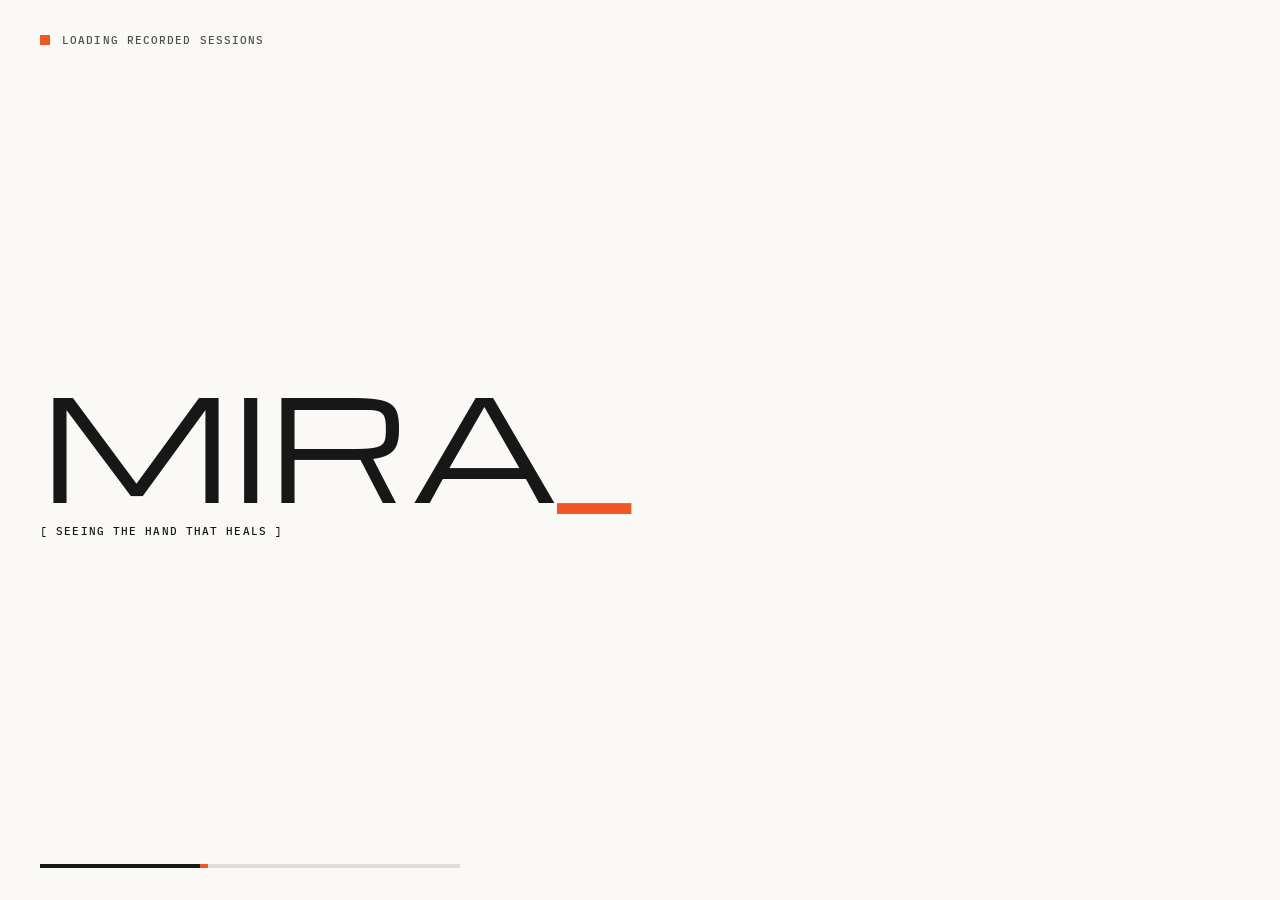
<file: index.html>
<!doctype html>
<html lang="en">
  <head>
    <meta charset="UTF-8" />
    <meta name="viewport" content="width=device-width, initial-scale=1.0, viewport-fit=cover" />
    <meta name="theme-color" content="#faf9f6" />
    <meta name="apple-mobile-web-app-capable" content="yes" />
    <meta name="mobile-web-app-capable" content="yes" />
    <title>Mira</title>
    <meta name="description" content="Mira: hand rehabilitation sessions in mixed reality and on the webcam, for patients and clinicians." />
    <script type="module" crossorigin src="./assets/dashboard-BDTr9sfp.js"></script>
    <link rel="modulepreload" crossorigin href="./assets/400-Bu-v2lrC.js">
    <link rel="modulepreload" crossorigin href="./assets/cues-CCJfTKC8.js">
    <link rel="modulepreload" crossorigin href="./assets/stage-BnRzeiop.js">
    <link rel="stylesheet" crossorigin href="./assets/400-Ce9LpqGh.css">
    <link rel="stylesheet" crossorigin href="./assets/dashboard-2DEEssDr.css">
  </head>
  <body>
    <div id="root"></div>
  </body>
</html>
</file>
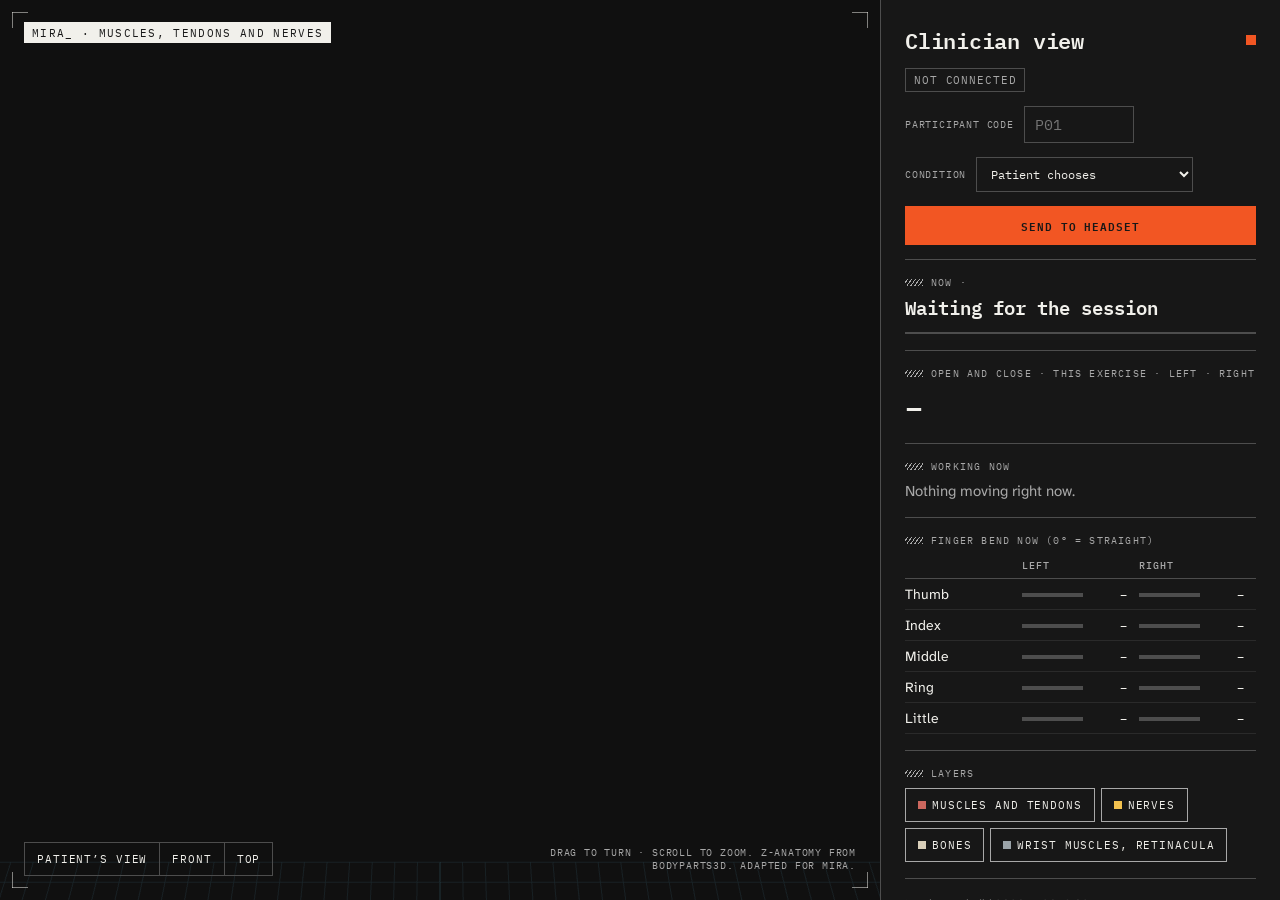
<file: vr/clinician.html>
<!doctype html>
<html lang="en">
<head>
<meta charset="utf-8" />
<meta name="viewport" content="width=device-width, initial-scale=1" />
<title>Mira · Clinician view</title>
<style>
  /* the thesis palette (10 Nov), dark mode: black, orange (identity), dark/light grey, cream text;
     green/red only for system state. Plex Mono for titles, labels and numbers, Atkinson text (22 Nov) */
  :root { --sig:#F25623; --bg:#171717; --panel:#171717; --ink:#F1F0EB; --mute:#A8A8A8; --line:#2A2A2A; --line2:#4D4D4D; --warm:#DEDEDE; --hot:#F25623; --ok:#2E9E5B;
    --sans:'Atkinson Hyperlegible Next', system-ui, sans-serif; --head:'IBM Plex Mono', ui-monospace, monospace; --mono:'IBM Plex Mono', ui-monospace, monospace; --num:'IBM Plex Mono', ui-monospace, monospace; }
  * { box-sizing:border-box; }
  html,body { margin:0; height:100%; background:var(--bg); color:var(--ink); font-family:var(--sans); -webkit-font-smoothing:antialiased; }
  .app { display:grid; grid-template-columns: 1fr 400px; height:100%; }
  #view { position:relative; min-height:320px; background:#101010; }
  #view::after { content:""; position:absolute; inset:12px; pointer-events:none; z-index:1;
    --c:rgba(241,240,235,.5); --l:16px; --w:1px;
    background: linear-gradient(var(--c),var(--c)) top left/var(--l) var(--w) no-repeat, linear-gradient(var(--c),var(--c)) top left/var(--w) var(--l) no-repeat,
      linear-gradient(var(--c),var(--c)) top right/var(--l) var(--w) no-repeat, linear-gradient(var(--c),var(--c)) top right/var(--w) var(--l) no-repeat,
      linear-gradient(var(--c),var(--c)) bottom left/var(--l) var(--w) no-repeat, linear-gradient(var(--c),var(--c)) bottom left/var(--w) var(--l) no-repeat,
      linear-gradient(var(--c),var(--c)) bottom right/var(--l) var(--w) no-repeat, linear-gradient(var(--c),var(--c)) bottom right/var(--w) var(--l) no-repeat; }
  #view canvas { position:absolute; inset:0; width:100%; height:100%; display:block; }
  .views { position:absolute; left:24px; bottom:24px; display:flex; gap:0; z-index:2; }
  .views button + button { border-left:none; }
  .tagline { position:absolute; left:24px; top:22px; z-index:2; font-family:var(--mono); font-size:11px; letter-spacing:.12em; text-transform:uppercase; background:var(--ink); color:var(--bg); padding:4px 8px 3px; }
  .note { position:absolute; right:24px; bottom:28px; z-index:2; font-family:var(--mono); font-size:10px; letter-spacing:.08em; text-transform:uppercase; color:var(--mute); max-width:320px; text-align:right; }
  aside { background:var(--panel); border-left:1px solid var(--line2); padding:22px 24px; overflow:auto; }
  h1 { font-family:var(--head); font-size:22px; margin:0 0 10px; font-weight:600; letter-spacing:-.01em; display:flex; align-items:center; gap:10px; }
  h1::after { content:""; width:10px; height:10px; background:var(--hot); margin-left:auto; }
  .pill { display:inline-block; font-family:var(--mono); font-size:11px; letter-spacing:.08em; text-transform:uppercase; padding:4px 8px; border:1px solid var(--line2); color:var(--mute); }
  .pill.live { border-color:var(--ok); color:var(--ink); } .pill.live::before { content:''; display:inline-block; width:8px; height:8px; background:var(--ok); margin-right:8px; }
  .row { display:flex; gap:0; align-items:stretch; margin:14px 0; }
  .row .small { align-self:center; margin-right:10px; font-family:var(--mono); text-transform:uppercase; letter-spacing:.08em; font-size:10px; }
  input { font-family:var(--num); font-size:15px; background:transparent; color:var(--ink); border:1px solid var(--line2); border-radius:0; padding:8px 10px; width:110px; text-transform:uppercase; }
  button { font-family:var(--mono); font-size:11px; letter-spacing:.08em; text-transform:uppercase; padding:9px 12px; border-radius:0; border:1px solid var(--line2); background:transparent; color:var(--ink); cursor:pointer; }
  button:hover { border-color:var(--mute); }
  select { font-family:var(--mono); font-size:12px; background:transparent; color:var(--ink); border:1px solid var(--line2); border-radius:0; padding:8px 10px; }
  button.primary { background:var(--sig); border-color:var(--sig); color:#171717; font-weight:600; }
  section { border-top:1px solid var(--line2); padding:16px 0; }
  .label { font-family:var(--mono); font-size:10px; letter-spacing:.12em; text-transform:uppercase; color:var(--mute); margin-bottom:8px; display:flex; align-items:center; gap:8px; }
  .label::before { content:""; width:18px; height:7px; flex:none; background:repeating-linear-gradient(-55deg, var(--mute) 0 1px, transparent 1px 3.2px); }
  #step { font-family:var(--head); font-size:19px; font-weight:600; line-height:1.2; }
  #stepsub { color:var(--mute); font-family:var(--mono); font-size:11px; letter-spacing:.06em; text-transform:uppercase; margin-top:6px; }
  .track { height:2px; background:var(--line2); margin-top:12px; overflow:hidden; }
  #prog { height:100%; width:0; background:var(--sig); transition:width .2s linear; }
  #reps { font-family:var(--num); font-size:30px; font-weight:500; }
  table { width:100%; border-collapse:collapse; font-size:14px; }
  th { text-align:left; font-family:var(--mono); font-weight:500; color:var(--mute); font-size:10px; letter-spacing:.1em; text-transform:uppercase; padding:4px 0 6px; border-bottom:1px solid var(--line2); }
  td { padding:6px 6px 6px 0; vertical-align:middle; border-bottom:1px solid var(--line); }
  td span { display:inline-block; width:44px; text-align:right; font-family:var(--mono); font-size:12px; }
  .bar { display:inline-block; width:calc(100% - 50px); height:4px; background:var(--line2); overflow:hidden; vertical-align:middle; }
  .bar b { display:block; height:100%; width:0; background:var(--sig); }
  td:nth-child(2) .bar b { background:var(--warm); } /* left = light grey, right = orange, as in the dashboard */
  #layers { display:flex; flex-wrap:wrap; gap:6px; }
  #working { list-style:none; margin:2px 0 0; padding:0; display:flex; flex-direction:column; gap:3px; }
  #working li { display:flex; align-items:center; gap:8px; font-size:15px; }
  #working li span { flex:1; white-space:nowrap; overflow:hidden; text-overflow:ellipsis; }
  #working li.grp { font-family:var(--mono); font-size:10px; color:var(--mute); letter-spacing:.1em; text-transform:uppercase; margin-top:8px; }
  #working li.grp:first-child { margin-top:0; }
  #working li.none { color:var(--mute); }
  aside .note { font-size:13px; color:var(--mute); margin:8px 0 0; line-height:1.45; }
  .chip { display:inline-flex; align-items:center; gap:6px; opacity:.45; }
  .chip.on { opacity:1; border-color:var(--mute); }
  .chip i { width:8px; height:8px; display:inline-block; }
  .small { font-size:12px; color:var(--mute); line-height:1.5; }
  @media (max-width: 860px) { .app { grid-template-columns: 1fr; grid-template-rows: 58vh auto; } aside { border-left:none; border-top:1px solid var(--line2); } }
</style>
  <script type="module" crossorigin src="../assets/clinician-CuYJf4u5.js"></script>
  <link rel="modulepreload" crossorigin href="../assets/400-Bu-v2lrC.js">
  <link rel="modulepreload" crossorigin href="../assets/routine-Ch2Nzsje.js">
  <link rel="modulepreload" crossorigin href="../assets/stage-BnRzeiop.js">
  <link rel="stylesheet" crossorigin href="../assets/400-Ce9LpqGh.css">
  <link rel="stylesheet" crossorigin href="../assets/routine-a3bi0jDn.css">
</head>
<body>
<div class="app">
  <div id="view">
    <div class="tagline">Mira_ · muscles, tendons and nerves</div>
    <div class="views"><button data-view="patient">Patient’s view</button><button data-view="front">Front</button><button data-view="top">Top</button></div>
    <div class="note">Drag to turn · scroll to zoom. <span id="credit"></span></div>
  </div>
  <aside>
    <h1>Clinician view</h1>
    <span id="state" class="pill">Not connected</span>
    <div class="row"><span class="small">Participant code</span><input id="code" maxlength="16" placeholder="P01" /></div>
    <div class="row"><span class="small">Condition</span><select id="cond"><option value="custom">Patient chooses</option><option value="mira">Study · Mira visuals</option><option value="plain">Study · plain passthrough</option></select></div>
    <div class="row"><button id="connect" class="primary" style="width:100%">Send to headset</button></div>
    <div class="small" id="sent"></div>
    <section>
      <div class="label">Now · <span id="codeShow"></span> <span id="condShow"></span></div>
      <div id="step">Waiting for the session</div>
      <div id="stepsub"></div>
      <div id="checkin" class="note"></div>
      <div class="track"><div id="prog"></div></div>
    </section>
    <section>
      <div class="label" id="repsLabel">Open and close · this exercise · left · right</div>
      <div id="reps">–</div>
    </section>
    <section>
      <div class="label">Working now</div>
      <ul id="working"></ul>
    </section>
    <section>
      <div class="label">Finger bend now (0° = straight)</div>
      <table><thead><tr><th></th><th>Left</th><th>Right</th></tr></thead><tbody id="angles"></tbody></table>
    </section>
    <section>
      <div class="label">Layers</div>
      <div id="layers"></div>
    </section>
    <section class="small">
      Headset <span id="fps">–</span> · build <span id="build"></span><br />
      Joint angles are repeatable measurements from the headset’s hand tracking, not a clinical goniometer reading.
      <div class="row"><button id="demo">Demo with simulated hands</button></div>
    </section>
  </aside>
</div>
</body>
</html>
</file>
<file: assets/400-Ce9LpqGh.css>
@font-face{font-family:IBM Plex Mono;font-style:normal;font-display:swap;font-weight:400;src:url(./ibm-plex-mono-cyrillic-ext-400-normal-xuaO2J-f.woff2) format("woff2"),url(./ibm-plex-mono-cyrillic-ext-400-normal-DMdlQ8Kv.woff) format("woff");unicode-range:U+0460-052F,U+1C80-1C8A,U+20B4,U+2DE0-2DFF,U+A640-A69F,U+FE2E-FE2F}@font-face{font-family:IBM Plex Mono;font-style:normal;font-display:swap;font-weight:400;src:url(./ibm-plex-mono-cyrillic-400-normal-BSMlKf0J.woff2) format("woff2"),url(./ibm-plex-mono-cyrillic-400-normal-CEL4l2ZJ.woff) format("woff");unicode-range:U+0301,U+0400-045F,U+0490-0491,U+04B0-04B1,U+2116}@font-face{font-family:IBM Plex Mono;font-style:normal;font-display:swap;font-weight:400;src:url(./ibm-plex-mono-vietnamese-400-normal-BulugwFq.woff2) format("woff2"),url(./ibm-plex-mono-vietnamese-400-normal-DDuiU_S-.woff) format("woff");unicode-range:U+0102-0103,U+0110-0111,U+0128-0129,U+0168-0169,U+01A0-01A1,U+01AF-01B0,U+0300-0301,U+0303-0304,U+0308-0309,U+0323,U+0329,U+1EA0-1EF9,U+20AB}@font-face{font-family:IBM Plex Mono;font-style:normal;font-display:swap;font-weight:400;src:url(./ibm-plex-mono-latin-ext-400-normal-BmRBH3aV.woff2) format("woff2"),url(./ibm-plex-mono-latin-ext-400-normal-D3D2R8hC.woff) format("woff");unicode-range:U+0100-02BA,U+02BD-02C5,U+02C7-02CC,U+02CE-02D7,U+02DD-02FF,U+0304,U+0308,U+0329,U+1D00-1DBF,U+1E00-1E9F,U+1EF2-1EFF,U+2020,U+20A0-20AB,U+20AD-20C0,U+2113,U+2C60-2C7F,U+A720-A7FF}@font-face{font-family:IBM Plex Mono;font-style:normal;font-display:swap;font-weight:400;src:url(./ibm-plex-mono-latin-400-normal-DMJ8VG8y.woff2) format("woff2"),url(./ibm-plex-mono-latin-400-normal-CvHOgSBP.woff) format("woff");unicode-range:U+0000-00FF,U+0131,U+0152-0153,U+02BB-02BC,U+02C6,U+02DA,U+02DC,U+0304,U+0308,U+0329,U+2000-206F,U+20AC,U+2122,U+2191,U+2193,U+2212,U+2215,U+FEFF,U+FFFD}@font-face{font-family:IBM Plex Mono;font-style:normal;font-display:swap;font-weight:500;src:url(./ibm-plex-mono-cyrillic-ext-500-normal-BqneJy0T.woff2) format("woff2"),url(./ibm-plex-mono-cyrillic-ext-500-normal-BIfNGwUT.woff) format("woff");unicode-range:U+0460-052F,U+1C80-1C8A,U+20B4,U+2DE0-2DFF,U+A640-A69F,U+FE2E-FE2F}@font-face{font-family:IBM Plex Mono;font-style:normal;font-display:swap;font-weight:500;src:url(./ibm-plex-mono-cyrillic-500-normal-Bq9vWWag.woff2) format("woff2"),url(./ibm-plex-mono-cyrillic-500-normal-Ael50iVv.woff) format("woff");unicode-range:U+0301,U+0400-045F,U+0490-0491,U+04B0-04B1,U+2116}@font-face{font-family:IBM Plex Mono;font-style:normal;font-display:swap;font-weight:500;src:url(./ibm-plex-mono-vietnamese-500-normal-DZ4AoWbu.woff2) format("woff2"),url(./ibm-plex-mono-vietnamese-500-normal-C8zxqsMH.woff) format("woff");unicode-range:U+0102-0103,U+0110-0111,U+0128-0129,U+0168-0169,U+01A0-01A1,U+01AF-01B0,U+0300-0301,U+0303-0304,U+0308-0309,U+0323,U+0329,U+1EA0-1EF9,U+20AB}@font-face{font-family:IBM Plex Mono;font-style:normal;font-display:swap;font-weight:500;src:url(./ibm-plex-mono-latin-ext-500-normal-CAhNIIs5.woff2) format("woff2"),url(./ibm-plex-mono-latin-ext-500-normal-CZ70TYgx.woff) format("woff");unicode-range:U+0100-02BA,U+02BD-02C5,U+02C7-02CC,U+02CE-02D7,U+02DD-02FF,U+0304,U+0308,U+0329,U+1D00-1DBF,U+1E00-1E9F,U+1EF2-1EFF,U+2020,U+20A0-20AB,U+20AD-20C0,U+2113,U+2C60-2C7F,U+A720-A7FF}@font-face{font-family:IBM Plex Mono;font-style:normal;font-display:swap;font-weight:500;src:url(./ibm-plex-mono-latin-500-normal-DSY6xOcd.woff2) format("woff2"),url(./ibm-plex-mono-latin-500-normal-CB9ihrfo.woff) format("woff");unicode-range:U+0000-00FF,U+0131,U+0152-0153,U+02BB-02BC,U+02C6,U+02DA,U+02DC,U+0304,U+0308,U+0329,U+2000-206F,U+20AC,U+2122,U+2191,U+2193,U+2212,U+2215,U+FEFF,U+FFFD}@font-face{font-family:IBM Plex Mono;font-style:normal;font-display:swap;font-weight:600;src:url(./ibm-plex-mono-cyrillic-ext-600-normal-V-xxqcpd.woff2) format("woff2"),url(./ibm-plex-mono-cyrillic-ext-600-normal-9HEixskS.woff) format("woff");unicode-range:U+0460-052F,U+1C80-1C8A,U+20B4,U+2DE0-2DFF,U+A640-A69F,U+FE2E-FE2F}@font-face{font-family:IBM Plex Mono;font-style:normal;font-display:swap;font-weight:600;src:url(./ibm-plex-mono-cyrillic-600-normal-CTOM6hUh.woff2) format("woff2"),url(./ibm-plex-mono-cyrillic-600-normal-fLZuRloM.woff) format("woff");unicode-range:U+0301,U+0400-045F,U+0490-0491,U+04B0-04B1,U+2116}@font-face{font-family:IBM Plex Mono;font-style:normal;font-display:swap;font-weight:600;src:url(./ibm-plex-mono-vietnamese-600-normal-D2EvbN8M.woff2) format("woff2"),url(./ibm-plex-mono-vietnamese-600-normal-iLQfcSjf.woff) format("woff");unicode-range:U+0102-0103,U+0110-0111,U+0128-0129,U+0168-0169,U+01A0-01A1,U+01AF-01B0,U+0300-0301,U+0303-0304,U+0308-0309,U+0323,U+0329,U+1EA0-1EF9,U+20AB}@font-face{font-family:IBM Plex Mono;font-style:normal;font-display:swap;font-weight:600;src:url(./ibm-plex-mono-latin-ext-600-normal-D38SheWl.woff2) format("woff2"),url(./ibm-plex-mono-latin-ext-600-normal-DmB0ttJJ.woff) format("woff");unicode-range:U+0100-02BA,U+02BD-02C5,U+02C7-02CC,U+02CE-02D7,U+02DD-02FF,U+0304,U+0308,U+0329,U+1D00-1DBF,U+1E00-1E9F,U+1EF2-1EFF,U+2020,U+20A0-20AB,U+20AD-20C0,U+2113,U+2C60-2C7F,U+A720-A7FF}@font-face{font-family:IBM Plex Mono;font-style:normal;font-display:swap;font-weight:600;src:url(./ibm-plex-mono-latin-600-normal-BgSNZQsw.woff2) format("woff2"),url(./ibm-plex-mono-latin-600-normal-DWFSQ4vo.woff) format("woff");unicode-range:U+0000-00FF,U+0131,U+0152-0153,U+02BB-02BC,U+02C6,U+02DA,U+02DC,U+0304,U+0308,U+0329,U+2000-206F,U+20AC,U+2122,U+2191,U+2193,U+2212,U+2215,U+FEFF,U+FFFD}@font-face{font-family:Michroma;font-style:normal;font-display:swap;font-weight:400;src:url(./michroma-latin-ext-400-normal-BeYM1uOO.woff2) format("woff2"),url(./michroma-latin-ext-400-normal-DlRaauac.woff) format("woff");unicode-range:U+0100-02BA,U+02BD-02C5,U+02C7-02CC,U+02CE-02D7,U+02DD-02FF,U+0304,U+0308,U+0329,U+1D00-1DBF,U+1E00-1E9F,U+1EF2-1EFF,U+2020,U+20A0-20AB,U+20AD-20C0,U+2113,U+2C60-2C7F,U+A720-A7FF}@font-face{font-family:Michroma;font-style:normal;font-display:swap;font-weight:400;src:url(./michroma-latin-400-normal-4gS0VCia.woff2) format("woff2"),url(./michroma-latin-400-normal-C7Pn7qca.woff) format("woff");unicode-range:U+0000-00FF,U+0131,U+0152-0153,U+02BB-02BC,U+02C6,U+02DA,U+02DC,U+0304,U+0308,U+0329,U+2000-206F,U+20AC,U+2122,U+2191,U+2193,U+2212,U+2215,U+FEFF,U+FFFD}
</file>
<file: assets/routine-a3bi0jDn.css>
@font-face{font-family:Atkinson Hyperlegible Next;font-style:normal;font-display:swap;font-weight:400;src:url(./atkinson-hyperlegible-next-latin-ext-400-normal-BalHKn7d.woff2) format("woff2"),url(./atkinson-hyperlegible-next-latin-ext-400-normal-qxMiU51n.woff) format("woff");unicode-range:U+0100-02BA,U+02BD-02C5,U+02C7-02CC,U+02CE-02D7,U+02DD-02FF,U+0304,U+0308,U+0329,U+1D00-1DBF,U+1E00-1E9F,U+1EF2-1EFF,U+2020,U+20A0-20AB,U+20AD-20C0,U+2113,U+2C60-2C7F,U+A720-A7FF}@font-face{font-family:Atkinson Hyperlegible Next;font-style:normal;font-display:swap;font-weight:400;src:url(./atkinson-hyperlegible-next-latin-400-normal-FfmJh7DR.woff2) format("woff2"),url(./atkinson-hyperlegible-next-latin-400-normal-DPp7N0cD.woff) format("woff");unicode-range:U+0000-00FF,U+0131,U+0152-0153,U+02BB-02BC,U+02C6,U+02DA,U+02DC,U+0304,U+0308,U+0329,U+2000-206F,U+20AC,U+2122,U+2191,U+2193,U+2212,U+2215,U+FEFF,U+FFFD}@font-face{font-family:Atkinson Hyperlegible Next;font-style:normal;font-display:swap;font-weight:700;src:url(./atkinson-hyperlegible-next-latin-ext-700-normal-CBw-mJf_.woff2) format("woff2"),url(./atkinson-hyperlegible-next-latin-ext-700-normal-292QVhS1.woff) format("woff");unicode-range:U+0100-02BA,U+02BD-02C5,U+02C7-02CC,U+02CE-02D7,U+02DD-02FF,U+0304,U+0308,U+0329,U+1D00-1DBF,U+1E00-1E9F,U+1EF2-1EFF,U+2020,U+20A0-20AB,U+20AD-20C0,U+2113,U+2C60-2C7F,U+A720-A7FF}@font-face{font-family:Atkinson Hyperlegible Next;font-style:normal;font-display:swap;font-weight:700;src:url(./atkinson-hyperlegible-next-latin-700-normal-Dpiyiu63.woff2) format("woff2"),url(./atkinson-hyperlegible-next-latin-700-normal-C2qZD_Q9.woff) format("woff");unicode-range:U+0000-00FF,U+0131,U+0152-0153,U+02BB-02BC,U+02C6,U+02DA,U+02DC,U+0304,U+0308,U+0329,U+2000-206F,U+20AC,U+2122,U+2191,U+2193,U+2212,U+2215,U+FEFF,U+FFFD}
</file>
<file: assets/dashboard-2DEEssDr.css>
@import"https://fonts.googleapis.com/css2?family=Atkinson+Hyperlegible+Next:wght@300..800&display=swap";/*! tailwindcss v4.3.3 | MIT License | https://tailwindcss.com */@layer properties{@supports (((-webkit-hyphens:none)) and (not (margin-trim:inline))) or ((-moz-orient:inline) and (not (color:rgb(from red r g b)))){*,:before,:after,::backdrop{--tw-translate-x:0;--tw-translate-y:0;--tw-translate-z:0;--tw-scale-x:1;--tw-scale-y:1;--tw-scale-z:1;--tw-rotate-x:initial;--tw-rotate-y:initial;--tw-rotate-z:initial;--tw-skew-x:initial;--tw-skew-y:initial;--tw-space-y-reverse:0;--tw-divide-y-reverse:0;--tw-border-style:solid;--tw-gradient-position:initial;--tw-gradient-from:#0000;--tw-gradient-via:#0000;--tw-gradient-to:#0000;--tw-gradient-stops:initial;--tw-gradient-via-stops:initial;--tw-gradient-from-position:0%;--tw-gradient-via-position:50%;--tw-gradient-to-position:100%;--tw-leading:initial;--tw-font-weight:initial;--tw-tracking:initial;--tw-shadow:0 0 #0000;--tw-shadow-color:initial;--tw-shadow-alpha:100%;--tw-inset-shadow:0 0 #0000;--tw-inset-shadow-color:initial;--tw-inset-shadow-alpha:100%;--tw-ring-color:initial;--tw-ring-shadow:0 0 #0000;--tw-inset-ring-color:initial;--tw-inset-ring-shadow:0 0 #0000;--tw-ring-inset:initial;--tw-ring-offset-width:0px;--tw-ring-offset-color:#fff;--tw-ring-offset-shadow:0 0 #0000;--tw-outline-style:solid;--tw-blur:initial;--tw-brightness:initial;--tw-contrast:initial;--tw-grayscale:initial;--tw-hue-rotate:initial;--tw-invert:initial;--tw-opacity:initial;--tw-saturate:initial;--tw-sepia:initial;--tw-drop-shadow:initial;--tw-drop-shadow-color:initial;--tw-drop-shadow-alpha:100%;--tw-drop-shadow-size:initial}}}@layer theme{:root,:host{--font-sans:"Atkinson Hyperlegible Next", system-ui, sans-serif;--font-mono:"IBM Plex Mono", ui-monospace, monospace;--color-black:#000;--spacing:.25rem;--container-sm:24rem;--container-lg:32rem;--container-xl:36rem;--container-3xl:48rem;--font-weight-semibold:600;--tracking-wide:.025em;--leading-tight:1.25;--radius-xs:0px;--radius-sm:0px;--radius-md:0px;--radius-lg:0px;--radius-xl:0px;--animate-pulse:pulse 2s cubic-bezier(.4, 0, .6, 1) infinite;--aspect-video:16 / 9;--default-transition-duration:.15s;--default-transition-timing-function:cubic-bezier(.4, 0, .2, 1);--default-font-family:var(--font-sans);--default-mono-font-family:var(--font-mono);--color-primary:var(--md-sys-color-primary);--color-on-primary:var(--md-sys-color-on-primary);--color-primary-container:var(--md-sys-color-primary-container);--color-on-primary-container:var(--md-sys-color-on-primary-container);--color-secondary:var(--md-sys-color-secondary);--color-secondary-container:var(--md-sys-color-secondary-container);--color-on-secondary-container:var(--md-sys-color-on-secondary-container);--color-tertiary-container:var(--md-sys-color-tertiary-container);--color-on-tertiary-container:var(--md-sys-color-on-tertiary-container);--color-error:var(--md-sys-color-error);--color-on-error:var(--md-sys-color-on-error);--color-error-container:var(--md-sys-color-error-container);--color-on-error-container:var(--md-sys-color-on-error-container);--color-surface:var(--md-sys-color-surface);--color-surface-container-low:var(--md-sys-color-surface-container-low);--color-surface-container:var(--md-sys-color-surface-container);--color-surface-container-high:var(--md-sys-color-surface-container-high);--color-surface-container-highest:var(--md-sys-color-surface-container-highest);--color-on-surface:var(--md-sys-color-on-surface);--color-on-surface-variant:var(--md-sys-color-on-surface-variant);--color-outline:var(--md-sys-color-outline);--color-outline-variant:var(--md-sys-color-outline-variant);--color-inverse-surface:var(--md-sys-color-inverse-surface);--color-inverse-on-surface:var(--md-sys-color-inverse-on-surface);--color-inverse-primary:var(--md-sys-color-inverse-primary);--color-scrim:var(--md-sys-color-scrim);--color-success:var(--md-sys-color-success);--color-success-container:var(--md-sys-color-success-container);--color-on-success-container:var(--md-sys-color-on-success-container);--color-warning:var(--md-sys-color-warning);--color-warning-container:var(--md-sys-color-warning-container);--color-on-warning-container:var(--md-sys-color-on-warning-container);--color-accent:var(--mira-accent);--color-on-accent:var(--mira-on-accent);--radius-full:0px}}@layer base{*,:after,:before,::backdrop{box-sizing:border-box;border:0 solid;margin:0;padding:0}::file-selector-button{box-sizing:border-box;border:0 solid;margin:0;padding:0}html,:host{-webkit-text-size-adjust:100%;tab-size:4;line-height:1.5;font-family:var(--default-font-family,-apple-system, BlinkMacSystemFont, "Segoe UI", Roboto, "Helvetica Neue", "Noto Sans", Arial, sans-serif, "Apple Color Emoji", "Segoe UI Emoji", "Segoe UI Symbol", "Noto Color Emoji");font-feature-settings:var(--default-font-feature-settings,normal);font-variation-settings:var(--default-font-variation-settings,normal);-webkit-tap-highlight-color:transparent}hr{height:0;color:inherit;border-top-width:1px}abbr:where([title]){-webkit-text-decoration:underline dotted;text-decoration:underline dotted}h1,h2,h3,h4,h5,h6{font-size:inherit;font-weight:inherit}a{color:inherit;-webkit-text-decoration:inherit;text-decoration:inherit}b,strong{font-weight:bolder}code,kbd,samp,pre{font-family:var(--default-mono-font-family,ui-monospace, SFMono-Regular, Menlo, Monaco, Consolas, "Liberation Mono", "Courier New", monospace);font-feature-settings:var(--default-mono-font-feature-settings,normal);font-variation-settings:var(--default-mono-font-variation-settings,normal);font-size:1em}small{font-size:80%}sub,sup{vertical-align:baseline;font-size:75%;line-height:0;position:relative}sub{bottom:-.25em}sup{top:-.5em}table{text-indent:0;border-color:inherit;border-collapse:collapse}:-moz-focusring:where(:not(iframe)){outline:auto}progress{vertical-align:baseline}summary{display:list-item}ol,ul,menu{list-style:none}img,svg,video,canvas,audio,iframe,embed,object{vertical-align:middle;display:block}img,video{max-width:100%;height:auto}button,input,select,optgroup,textarea{font:inherit;font-feature-settings:inherit;font-variation-settings:inherit;letter-spacing:inherit;color:inherit;opacity:1;background-color:#0000;border-radius:0}::file-selector-button{font:inherit;font-feature-settings:inherit;font-variation-settings:inherit;letter-spacing:inherit;color:inherit;opacity:1;background-color:#0000;border-radius:0}:where(select:is([multiple],[size])) optgroup{font-weight:bolder}:where(select:is([multiple],[size])) optgroup option{padding-inline-start:20px}::file-selector-button{margin-inline-end:4px}::placeholder{opacity:1}@supports (not ((-webkit-appearance:-apple-pay-button))) or (contain-intrinsic-size:1px){::placeholder{color:currentColor}@supports (color:color-mix(in lab,red,red)){::placeholder{color:color-mix(in oklab,currentcolor 50%,transparent)}}}textarea{resize:vertical}::-webkit-search-decoration{-webkit-appearance:none}::-webkit-date-and-time-value{min-height:1lh;text-align:inherit}::-webkit-datetime-edit{display:inline-flex}::-webkit-datetime-edit-fields-wrapper{padding:0}::-webkit-datetime-edit{padding-block:0}::-webkit-datetime-edit-year-field{padding-block:0}::-webkit-datetime-edit-month-field{padding-block:0}::-webkit-datetime-edit-day-field{padding-block:0}::-webkit-datetime-edit-hour-field{padding-block:0}::-webkit-datetime-edit-minute-field{padding-block:0}::-webkit-datetime-edit-second-field{padding-block:0}::-webkit-datetime-edit-millisecond-field{padding-block:0}::-webkit-datetime-edit-meridiem-field{padding-block:0}::-webkit-calendar-picker-indicator{line-height:1}:-moz-ui-invalid{box-shadow:none}button,input:where([type=button],[type=reset],[type=submit]){appearance:button}::file-selector-button{appearance:button}::-webkit-inner-spin-button{height:auto}::-webkit-outer-spin-button{height:auto}[hidden]:where(:not([hidden=until-found])){display:none!important}}@layer components;@layer utilities{.pointer-events-none{pointer-events:none}.invisible{visibility:hidden}.visible{visibility:visible}.absolute{position:absolute}.fixed{position:fixed}.relative{position:relative}.static{position:static}.sticky{position:sticky}.inset-0{inset:0}.inset-x-0{inset-inline:0}.inset-y-0{inset-block:0}.top-0{top:0}.top-1{top:var(--spacing)}.top-1\/2{top:50%}.top-2{top:calc(var(--spacing) * 2)}.top-3{top:calc(var(--spacing) * 3)}.top-4{top:calc(var(--spacing) * 4)}.right-0{right:0}.right-2{right:calc(var(--spacing) * 2)}.right-3{right:calc(var(--spacing) * 3)}.right-4{right:calc(var(--spacing) * 4)}.bottom-0{bottom:0}.bottom-3{bottom:calc(var(--spacing) * 3)}.bottom-9{bottom:calc(var(--spacing) * 9)}.bottom-16{bottom:calc(var(--spacing) * 16)}.bottom-24{bottom:calc(var(--spacing) * 24)}.left-0{left:0}.left-1\/2{left:50%}.left-2{left:calc(var(--spacing) * 2)}.left-3{left:calc(var(--spacing) * 3)}.left-\[6px\]{left:6px}.left-\[22px\]{left:22px}.z-10{z-index:10}.z-20{z-index:20}.z-30{z-index:30}.z-40{z-index:40}.z-50{z-index:50}.z-\[60\]{z-index:60}.z-\[70\]{z-index:70}.m-0{margin:0}.-mx-1{margin-inline:calc(var(--spacing) * -1)}.-mx-4{margin-inline:calc(var(--spacing) * -4)}.mx-5{margin-inline:calc(var(--spacing) * 5)}.mx-auto{margin-inline:auto}.my-2{margin-block:calc(var(--spacing) * 2)}.my-4{margin-block:calc(var(--spacing) * 4)}.my-5{margin-block:calc(var(--spacing) * 5)}.mt-0\.5{margin-top:calc(var(--spacing) * .5)}.mt-1{margin-top:var(--spacing)}.mt-1\.5{margin-top:calc(var(--spacing) * 1.5)}.mt-2{margin-top:calc(var(--spacing) * 2)}.mt-3{margin-top:calc(var(--spacing) * 3)}.mt-4{margin-top:calc(var(--spacing) * 4)}.mt-5{margin-top:calc(var(--spacing) * 5)}.mt-6{margin-top:calc(var(--spacing) * 6)}.mt-8{margin-top:calc(var(--spacing) * 8)}.mt-10{margin-top:calc(var(--spacing) * 10)}.mt-24{margin-top:calc(var(--spacing) * 24)}.mt-auto{margin-top:auto}.mt-px{margin-top:1px}.-mr-2{margin-right:calc(var(--spacing) * -2)}.mr-1{margin-right:var(--spacing)}.mb-2{margin-bottom:calc(var(--spacing) * 2)}.mb-3{margin-bottom:calc(var(--spacing) * 3)}.mb-4{margin-bottom:calc(var(--spacing) * 4)}.-ml-3{margin-left:calc(var(--spacing) * -3)}.ml-1{margin-left:var(--spacing)}.ml-auto{margin-left:auto}.block{display:block}.flex{display:flex}.grid{display:grid}.hidden{display:none}.hidden\!{display:none!important}.inline{display:inline}.inline-block{display:inline-block}.inline-flex{display:inline-flex}.table{display:table}.aspect-\[4\/3\]{aspect-ratio:4/3}.aspect-\[4\/5\]{aspect-ratio:4/5}.aspect-\[16\/7\]{aspect-ratio:16/7}.aspect-square{aspect-ratio:1}.aspect-video{aspect-ratio:var(--aspect-video)}.h-0\.5{height:calc(var(--spacing) * .5)}.h-1{height:var(--spacing)}.h-1\.5{height:calc(var(--spacing) * 1.5)}.h-2\.5{height:calc(var(--spacing) * 2.5)}.h-3{height:calc(var(--spacing) * 3)}.h-3\.5{height:calc(var(--spacing) * 3.5)}.h-4{height:calc(var(--spacing) * 4)}.h-5{height:calc(var(--spacing) * 5)}.h-6{height:calc(var(--spacing) * 6)}.h-7{height:calc(var(--spacing) * 7)}.h-8{height:calc(var(--spacing) * 8)}.h-9{height:calc(var(--spacing) * 9)}.h-10{height:calc(var(--spacing) * 10)}.h-11{height:calc(var(--spacing) * 11)}.h-12{height:calc(var(--spacing) * 12)}.h-14{height:calc(var(--spacing) * 14)}.h-16{height:calc(var(--spacing) * 16)}.h-40{height:calc(var(--spacing) * 40)}.h-full{height:100%}.h-px{height:1px}.h-screen{height:100vh}.max-h-\[60vh\]{max-height:60vh}.min-h-8{min-height:calc(var(--spacing) * 8)}.min-h-10{min-height:calc(var(--spacing) * 10)}.min-h-11{min-height:calc(var(--spacing) * 11)}.min-h-12{min-height:calc(var(--spacing) * 12)}.min-h-14{min-height:calc(var(--spacing) * 14)}.min-h-\[100dvh\]{min-height:100dvh}.min-h-full{min-height:100%}.w-1\.5{width:calc(var(--spacing) * 1.5)}.w-2{width:calc(var(--spacing) * 2)}.w-2\.5{width:calc(var(--spacing) * 2.5)}.w-2\/5{width:40%}.w-3{width:calc(var(--spacing) * 3)}.w-3\.5{width:calc(var(--spacing) * 3.5)}.w-4{width:calc(var(--spacing) * 4)}.w-5{width:calc(var(--spacing) * 5)}.w-6{width:calc(var(--spacing) * 6)}.w-7{width:calc(var(--spacing) * 7)}.w-9{width:calc(var(--spacing) * 9)}.w-10{width:calc(var(--spacing) * 10)}.w-12{width:calc(var(--spacing) * 12)}.w-64{width:calc(var(--spacing) * 64)}.w-\[4px\]{width:4px}.w-\[26\%\]{width:26%}.w-\[52px\]{width:52px}.w-\[92px\]{width:92px}.w-\[220px\]{width:220px}.w-\[400px\]{width:400px}.w-\[440px\]{width:440px}.w-full{width:100%}.max-w-3xl{max-width:var(--container-3xl)}.max-w-12{max-width:calc(var(--spacing) * 12)}.max-w-\[120px\]{max-width:120px}.max-w-\[340px\]{max-width:340px}.max-w-\[420px\]{max-width:420px}.max-w-\[560px\]{max-width:560px}.max-w-\[1320px\]{max-width:1320px}.max-w-\[1400px\]{max-width:1400px}.max-w-\[calc\(100vw-32px\)\]{max-width:calc(100vw - 32px)}.max-w-full{max-width:100%}.max-w-lg{max-width:var(--container-lg)}.max-w-sm{max-width:var(--container-sm)}.max-w-xl{max-width:var(--container-xl)}.min-w-0{min-width:0}.min-w-\[200px\]{min-width:200px}.min-w-\[280px\]{min-width:280px}.flex-1{flex:1}.shrink-0{flex-shrink:0}.grow{flex-grow:1}.basis-\[14rem\]{flex-basis:14rem}.origin-left{transform-origin:0}.-translate-x-1\/2{--tw-translate-x: -50% ;translate:var(--tw-translate-x) var(--tw-translate-y)}.-translate-y-1\/2{--tw-translate-y: -50% ;translate:var(--tw-translate-x) var(--tw-translate-y)}.scale-x-0{--tw-scale-x:0%;scale:var(--tw-scale-x) var(--tw-scale-y)}.transform{transform:var(--tw-rotate-x,) var(--tw-rotate-y,) var(--tw-rotate-z,) var(--tw-skew-x,) var(--tw-skew-y,)}.transform\!{transform:var(--tw-rotate-x,) var(--tw-rotate-y,) var(--tw-rotate-z,) var(--tw-skew-x,) var(--tw-skew-y,)!important}.animate-pulse{animation:var(--animate-pulse)}.cursor-pointer{cursor:pointer}.resize{resize:both}.grid-cols-1{grid-template-columns:repeat(1,minmax(0,1fr))}.grid-cols-5{grid-template-columns:repeat(5,minmax(0,1fr))}.grid-cols-6{grid-template-columns:repeat(6,minmax(0,1fr))}.flex-col{flex-direction:column}.flex-wrap{flex-wrap:wrap}.place-items-center{place-items:center}.items-baseline{align-items:baseline}.items-center{align-items:center}.items-end{align-items:flex-end}.items-start{align-items:flex-start}.justify-around{justify-content:space-around}.justify-between{justify-content:space-between}.justify-center{justify-content:center}.justify-end{justify-content:flex-end}.gap-0\.5{gap:calc(var(--spacing) * .5)}.gap-1{gap:var(--spacing)}.gap-1\.5{gap:calc(var(--spacing) * 1.5)}.gap-2{gap:calc(var(--spacing) * 2)}.gap-3{gap:calc(var(--spacing) * 3)}.gap-4{gap:calc(var(--spacing) * 4)}.gap-5{gap:calc(var(--spacing) * 5)}.gap-6{gap:calc(var(--spacing) * 6)}:where(.space-y-1>:not(:last-child)){--tw-space-y-reverse:0;margin-block-start:calc(var(--spacing) * var(--tw-space-y-reverse));margin-block-end:calc(var(--spacing) * calc(1 - var(--tw-space-y-reverse)))}:where(.space-y-2>:not(:last-child)){--tw-space-y-reverse:0;margin-block-start:calc(calc(var(--spacing) * 2) * var(--tw-space-y-reverse));margin-block-end:calc(calc(var(--spacing) * 2) * calc(1 - var(--tw-space-y-reverse)))}:where(.space-y-3>:not(:last-child)){--tw-space-y-reverse:0;margin-block-start:calc(calc(var(--spacing) * 3) * var(--tw-space-y-reverse));margin-block-end:calc(calc(var(--spacing) * 3) * calc(1 - var(--tw-space-y-reverse)))}:where(.space-y-4>:not(:last-child)){--tw-space-y-reverse:0;margin-block-start:calc(calc(var(--spacing) * 4) * var(--tw-space-y-reverse));margin-block-end:calc(calc(var(--spacing) * 4) * calc(1 - var(--tw-space-y-reverse)))}:where(.space-y-5>:not(:last-child)){--tw-space-y-reverse:0;margin-block-start:calc(calc(var(--spacing) * 5) * var(--tw-space-y-reverse));margin-block-end:calc(calc(var(--spacing) * 5) * calc(1 - var(--tw-space-y-reverse)))}:where(.space-y-6>:not(:last-child)){--tw-space-y-reverse:0;margin-block-start:calc(calc(var(--spacing) * 6) * var(--tw-space-y-reverse));margin-block-end:calc(calc(var(--spacing) * 6) * calc(1 - var(--tw-space-y-reverse)))}.gap-x-3{column-gap:calc(var(--spacing) * 3)}.gap-x-4{column-gap:calc(var(--spacing) * 4)}.gap-x-6{column-gap:calc(var(--spacing) * 6)}.gap-y-1{row-gap:var(--spacing)}.gap-y-2{row-gap:calc(var(--spacing) * 2)}:where(.divide-y>:not(:last-child)){--tw-divide-y-reverse:0;border-bottom-style:var(--tw-border-style);border-top-style:var(--tw-border-style);border-top-width:calc(1px * var(--tw-divide-y-reverse));border-bottom-width:calc(1px * calc(1 - var(--tw-divide-y-reverse)))}:where(.divide-\[var\(--book-line\)\]>:not(:last-child)){border-color:var(--book-line)}.self-center{align-self:center}.self-start{align-self:flex-start}.truncate{text-overflow:ellipsis;white-space:nowrap;overflow:hidden}.overflow-hidden{overflow:hidden}.overflow-x-auto{overflow-x:auto}.overflow-y-auto{overflow-y:auto}.rounded{border-radius:.25rem}.rounded-full{border-radius:var(--radius-full)}.rounded-lg{border-radius:var(--radius-lg)}.rounded-md{border-radius:var(--radius-md)}.rounded-sm{border-radius:var(--radius-sm)}.rounded-xs{border-radius:var(--radius-xs)}.rounded-t-xs{border-top-left-radius:var(--radius-xs);border-top-right-radius:var(--radius-xs)}.rounded-l-xl{border-top-left-radius:var(--radius-xl);border-bottom-left-radius:var(--radius-xl)}.border{border-style:var(--tw-border-style);border-width:1px}.border-0{border-style:var(--tw-border-style);border-width:0}.border-2{border-style:var(--tw-border-style);border-width:2px}.border-t{border-top-style:var(--tw-border-style);border-top-width:1px}.border-b{border-bottom-style:var(--tw-border-style);border-bottom-width:1px}.border-b-2{border-bottom-style:var(--tw-border-style);border-bottom-width:2px}.border-l{border-left-style:var(--tw-border-style);border-left-width:1px}.border-error{border-color:var(--color-error)}.border-on-surface,.border-on-surface\/40{border-color:var(--color-on-surface)}@supports (color:color-mix(in lab,red,red)){.border-on-surface\/40{border-color:color-mix(in oklab,var(--color-on-surface) 40%,transparent)}}.border-on-surface\/50{border-color:var(--color-on-surface)}@supports (color:color-mix(in lab,red,red)){.border-on-surface\/50{border-color:color-mix(in oklab,var(--color-on-surface) 50%,transparent)}}.border-outline{border-color:var(--color-outline)}.border-outline-variant{border-color:var(--color-outline-variant)}.border-primary{border-color:var(--color-primary)}.\!bg-\[\#faf9f6\]{background-color:#faf9f6!important}.bg-\[\#171717\]{background-color:#171717}.bg-\[\#faf9f6\]{background-color:#faf9f6}.bg-\[var\(--book-line\)\]{background-color:var(--book-line)}.bg-\[var\(--card-bg\)\]{background-color:var(--card-bg)}.bg-\[var\(--mira-nerve\)\]{background-color:var(--mira-nerve)}.bg-\[var\(--mira-stage\)\]{background-color:var(--mira-stage)}.bg-\[var\(--mira-tendon\)\]{background-color:var(--mira-tendon)}.bg-accent{background-color:var(--color-accent)}.bg-error{background-color:var(--color-error)}.bg-error-container{background-color:var(--color-error-container)}.bg-inverse-surface{background-color:var(--color-inverse-surface)}.bg-on-surface,.bg-on-surface\/12{background-color:var(--color-on-surface)}@supports (color:color-mix(in lab,red,red)){.bg-on-surface\/12{background-color:color-mix(in oklab,var(--color-on-surface) 12%,transparent)}}.bg-on-surface\/50{background-color:var(--color-on-surface)}@supports (color:color-mix(in lab,red,red)){.bg-on-surface\/50{background-color:color-mix(in oklab,var(--color-on-surface) 50%,transparent)}}.bg-outline-variant{background-color:var(--color-outline-variant)}.bg-primary{background-color:var(--color-primary)}.bg-primary-container{background-color:var(--color-primary-container)}.bg-scrim\/32{background-color:var(--color-scrim)}@supports (color:color-mix(in lab,red,red)){.bg-scrim\/32{background-color:color-mix(in oklab,var(--color-scrim) 32%,transparent)}}.bg-scrim\/40{background-color:var(--color-scrim)}@supports (color:color-mix(in lab,red,red)){.bg-scrim\/40{background-color:color-mix(in oklab,var(--color-scrim) 40%,transparent)}}.bg-scrim\/60{background-color:var(--color-scrim)}@supports (color:color-mix(in lab,red,red)){.bg-scrim\/60{background-color:color-mix(in oklab,var(--color-scrim) 60%,transparent)}}.bg-secondary-container{background-color:var(--color-secondary-container)}.bg-success-container{background-color:var(--color-success-container)}.bg-surface{background-color:var(--color-surface)}.bg-surface-container{background-color:var(--color-surface-container)}.bg-surface-container-high{background-color:var(--color-surface-container-high)}.bg-surface-container-highest{background-color:var(--color-surface-container-highest)}.bg-surface-container-low{background-color:var(--color-surface-container-low)}.bg-tertiary-container{background-color:var(--color-tertiary-container)}.bg-transparent{background-color:#0000}.bg-warning-container{background-color:var(--color-warning-container)}.bg-gradient-to-t{--tw-gradient-position:to top in oklab;background-image:linear-gradient(var(--tw-gradient-stops))}.from-black\/60{--tw-gradient-from:#0009}@supports (color:color-mix(in lab,red,red)){.from-black\/60{--tw-gradient-from:color-mix(in oklab, var(--color-black) 60%, transparent)}}.from-black\/60{--tw-gradient-stops:var(--tw-gradient-via-stops,var(--tw-gradient-position), var(--tw-gradient-from) var(--tw-gradient-from-position), var(--tw-gradient-to) var(--tw-gradient-to-position))}.fill-on-surface{fill:var(--color-on-surface)}.fill-on-surface-variant{fill:var(--color-on-surface-variant)}.object-contain{object-fit:contain}.\!p-0{padding:0!important}.p-2{padding:calc(var(--spacing) * 2)}.p-3{padding:calc(var(--spacing) * 3)}.p-4{padding:calc(var(--spacing) * 4)}.p-5{padding:calc(var(--spacing) * 5)}.p-7{padding:calc(var(--spacing) * 7)}.px-0{padding-inline:0}.px-1{padding-inline:var(--spacing)}.px-1\.5{padding-inline:calc(var(--spacing) * 1.5)}.px-2{padding-inline:calc(var(--spacing) * 2)}.px-2\.5{padding-inline:calc(var(--spacing) * 2.5)}.px-3{padding-inline:calc(var(--spacing) * 3)}.px-4{padding-inline:calc(var(--spacing) * 4)}.px-5{padding-inline:calc(var(--spacing) * 5)}.px-6{padding-inline:calc(var(--spacing) * 6)}.px-8{padding-inline:calc(var(--spacing) * 8)}.py-0\.5{padding-block:calc(var(--spacing) * .5)}.py-1{padding-block:var(--spacing)}.py-1\.5{padding-block:calc(var(--spacing) * 1.5)}.py-2{padding-block:calc(var(--spacing) * 2)}.py-3{padding-block:calc(var(--spacing) * 3)}.py-4{padding-block:calc(var(--spacing) * 4)}.pt-0\.5{padding-top:calc(var(--spacing) * .5)}.pt-2{padding-top:calc(var(--spacing) * 2)}.pt-4{padding-top:calc(var(--spacing) * 4)}.pt-5{padding-top:calc(var(--spacing) * 5)}.pt-6{padding-top:calc(var(--spacing) * 6)}.pr-2{padding-right:calc(var(--spacing) * 2)}.pr-3{padding-right:calc(var(--spacing) * 3)}.pr-4{padding-right:calc(var(--spacing) * 4)}.pr-5{padding-right:calc(var(--spacing) * 5)}.pb-1{padding-bottom:var(--spacing)}.pb-2{padding-bottom:calc(var(--spacing) * 2)}.pb-3{padding-bottom:calc(var(--spacing) * 3)}.pb-5{padding-bottom:calc(var(--spacing) * 5)}.pb-6{padding-bottom:calc(var(--spacing) * 6)}.pl-2{padding-left:calc(var(--spacing) * 2)}.pl-3{padding-left:calc(var(--spacing) * 3)}.pl-4{padding-left:calc(var(--spacing) * 4)}.pl-5{padding-left:calc(var(--spacing) * 5)}.pl-6{padding-left:calc(var(--spacing) * 6)}.text-center{text-align:center}.text-left{text-align:left}.text-right{text-align:right}.align-top{vertical-align:top}.font-mono{font-family:var(--font-mono)}.type-body-l{letter-spacing:.25px;font-size:16px;font-weight:400;line-height:24px}.type-body-m{letter-spacing:.2px;font-size:14px;font-weight:400;line-height:20px}.type-body-s{letter-spacing:.3px;font-size:12px;font-weight:400;line-height:16px}.type-label-l{letter-spacing:.1px;font-size:14px;font-weight:600;line-height:20px}.type-label-m{letter-spacing:.4px;font-size:12px;font-weight:600;line-height:16px}.type-label-s{letter-spacing:.4px;font-size:11px;font-weight:600;line-height:16px}.type-title-m{letter-spacing:.15px;font-size:16px;font-weight:600;line-height:24px}.type-title-s{letter-spacing:.1px;font-size:14px;font-weight:600;line-height:20px}.type-display-m{font-size:45px;font-weight:400;line-height:52px}.type-headline-l{font-size:32px;font-weight:400;line-height:40px}.type-headline-m{font-size:28px;font-weight:400;line-height:36px}.type-headline-s{font-size:24px;font-weight:400;line-height:32px}.type-title-l{font-size:22px;font-weight:400;line-height:28px}.\!text-\[24px\]{font-size:24px!important}.\!text-\[26px\]{font-size:26px!important}.\!text-\[30px\]{font-size:30px!important}.text-\[11px\]{font-size:11px}.text-\[12px\]{font-size:12px}.text-\[15px\]{font-size:15px}.text-\[17px\]{font-size:17px}.text-\[19px\]{font-size:19px}.text-\[24px\]{font-size:24px}.text-\[44px\]{font-size:44px}.text-\[72px\]{font-size:72px}.\!leading-\[30px\]{--tw-leading:30px!important;line-height:30px!important}.\!leading-\[32px\]{--tw-leading:32px!important;line-height:32px!important}.\!leading-\[36px\]{--tw-leading:36px!important;line-height:36px!important}.leading-4{--tw-leading:calc(var(--spacing) * 4);line-height:calc(var(--spacing) * 4)}.leading-\[1\.05\]{--tw-leading:1.05;line-height:1.05}.leading-none{--tw-leading:1;line-height:1}.leading-tight{--tw-leading:var(--leading-tight);line-height:var(--leading-tight)}.font-\[500\]{--tw-font-weight:500;font-weight:500}.font-semibold{--tw-font-weight:var(--font-weight-semibold);font-weight:var(--font-weight-semibold)}.tracking-\[0\.06em\]{--tw-tracking:.06em;letter-spacing:.06em}.tracking-wide{--tw-tracking:var(--tracking-wide);letter-spacing:var(--tracking-wide)}.break-all{word-break:break-all}.whitespace-nowrap{white-space:nowrap}.\!text-\[\#4d4d4e\]{color:#4d4d4e!important}.\!text-\[\#171717\]{color:#171717!important}.\!text-\[\#898989\]{color:#898989!important}.\!text-current{color:currentColor!important}.\!text-error{color:var(--color-error)!important}.\!text-on-surface{color:var(--color-on-surface)!important}.text-\[\#4d4d4e\]{color:#4d4d4e}.text-\[\#171717\]{color:#171717}.text-\[\#898989\]{color:#898989}.text-\[\#dfdede\]{color:#dfdede}.text-\[\#faf9f6\]{color:#faf9f6}.text-\[var\(--mira-tendon\)\],.text-\[var\(--mira-tendon\)\]\/60{color:var(--mira-tendon)}@supports (color:color-mix(in lab,red,red)){.text-\[var\(--mira-tendon\)\]\/60{color:color-mix(in oklab,var(--mira-tendon) 60%,transparent)}}.text-\[var\(--mira-tendon\)\]\/80{color:var(--mira-tendon)}@supports (color:color-mix(in lab,red,red)){.text-\[var\(--mira-tendon\)\]\/80{color:color-mix(in oklab,var(--mira-tendon) 80%,transparent)}}.text-error{color:var(--color-error)}.text-inverse-on-surface{color:var(--color-inverse-on-surface)}.text-inverse-primary{color:var(--color-inverse-primary)}.text-on-accent{color:var(--color-on-accent)}.text-on-error{color:var(--color-on-error)}.text-on-error-container{color:var(--color-on-error-container)}.text-on-primary{color:var(--color-on-primary)}.text-on-primary-container{color:var(--color-on-primary-container)}.text-on-secondary-container{color:var(--color-on-secondary-container)}.text-on-success-container{color:var(--color-on-success-container)}.text-on-surface{color:var(--color-on-surface)}.text-on-surface-variant{color:var(--color-on-surface-variant)}.text-on-tertiary-container{color:var(--color-on-tertiary-container)}.text-on-warning-container{color:var(--color-on-warning-container)}.text-primary{color:var(--color-primary)}.text-secondary{color:var(--color-secondary)}.text-success{color:var(--color-success)}.text-surface{color:var(--color-surface)}.text-warning{color:var(--color-warning)}.uppercase{text-transform:uppercase}.underline{text-decoration-line:underline}.decoration-accent{-webkit-text-decoration-color:var(--color-accent);text-decoration-color:var(--color-accent)}.decoration-\[3px\]{text-decoration-thickness:3px}.underline-offset-\[6px\]{text-underline-offset:6px}.caret-accent{caret-color:var(--color-accent)}.accent-\[var\(--md-sys-color-primary\)\]{accent-color:var(--md-sys-color-primary)}.opacity-60{opacity:.6}.opacity-70{opacity:.7}.opacity-80{opacity:.8}.shadow{--tw-shadow:0 1px 3px 0 var(--tw-shadow-color,#0000001a), 0 1px 2px -1px var(--tw-shadow-color,#0000001a);box-shadow:var(--tw-inset-shadow),var(--tw-inset-ring-shadow),var(--tw-ring-offset-shadow),var(--tw-ring-shadow),var(--tw-shadow)}.shadow\!{--tw-shadow:0 1px 3px 0 var(--tw-shadow-color,#0000001a), 0 1px 2px -1px var(--tw-shadow-color,#0000001a)!important;box-shadow:var(--tw-inset-shadow),var(--tw-inset-ring-shadow),var(--tw-ring-offset-shadow),var(--tw-ring-shadow),var(--tw-shadow)!important}.shadow-\[inset_0_-1px_0_var\(--book-line\)\]{--tw-shadow:inset 0 -1px 0 var(--tw-shadow-color,var(--book-line));box-shadow:var(--tw-inset-shadow),var(--tw-inset-ring-shadow),var(--tw-ring-offset-shadow),var(--tw-ring-shadow),var(--tw-shadow)}.shadow-\[inset_0_0_0_1px_\#3a3a3a\]{--tw-shadow:inset 0 0 0 1px var(--tw-shadow-color,#3a3a3a);box-shadow:var(--tw-inset-shadow),var(--tw-inset-ring-shadow),var(--tw-ring-offset-shadow),var(--tw-ring-shadow),var(--tw-shadow)}.shadow-\[inset_0_0_0_1px_\#4d4d4e\]{--tw-shadow:inset 0 0 0 1px var(--tw-shadow-color,#4d4d4e);box-shadow:var(--tw-inset-shadow),var(--tw-inset-ring-shadow),var(--tw-ring-offset-shadow),var(--tw-ring-shadow),var(--tw-shadow)}.shadow-\[inset_0_0_0_1px_var\(--book-line\)\]{--tw-shadow:inset 0 0 0 1px var(--tw-shadow-color,var(--book-line));box-shadow:var(--tw-inset-shadow),var(--tw-inset-ring-shadow),var(--tw-ring-offset-shadow),var(--tw-ring-shadow),var(--tw-shadow)}.shadow-\[inset_0_0_0_1px_var\(--md-sys-color-on-surface\)\,inset_0_4px_0_var\(--mira-accent\)\]{--tw-shadow:inset 0 0 0 1px var(--tw-shadow-color,var(--md-sys-color-on-surface)), inset 0 4px 0 var(--tw-shadow-color,var(--mira-accent));box-shadow:var(--tw-inset-shadow),var(--tw-inset-ring-shadow),var(--tw-ring-offset-shadow),var(--tw-ring-shadow),var(--tw-shadow)}.shadow-\[inset_0_0_0_1px_var\(--md-sys-color-on-surface\)\]{--tw-shadow:inset 0 0 0 1px var(--tw-shadow-color,var(--md-sys-color-on-surface));box-shadow:var(--tw-inset-shadow),var(--tw-inset-ring-shadow),var(--tw-ring-offset-shadow),var(--tw-ring-shadow),var(--tw-shadow)}.shadow-\[inset_0_1px_0_var\(--book-line\)\]{--tw-shadow:inset 0 1px 0 var(--tw-shadow-color,var(--book-line));box-shadow:var(--tw-inset-shadow),var(--tw-inset-ring-shadow),var(--tw-ring-offset-shadow),var(--tw-ring-shadow),var(--tw-shadow)}.shadow-\[var\(--md-sys-elevation-1\)\]{--tw-shadow:var(--md-sys-elevation-1);box-shadow:var(--tw-inset-shadow),var(--tw-inset-ring-shadow),var(--tw-ring-offset-shadow),var(--tw-ring-shadow),var(--tw-shadow)}.shadow-\[var\(--md-sys-elevation-2\)\]{--tw-shadow:var(--md-sys-elevation-2);box-shadow:var(--tw-inset-shadow),var(--tw-inset-ring-shadow),var(--tw-ring-offset-shadow),var(--tw-ring-shadow),var(--tw-shadow)}.shadow-\[var\(--md-sys-elevation-3\)\]{--tw-shadow:var(--md-sys-elevation-3);box-shadow:var(--tw-inset-shadow),var(--tw-inset-ring-shadow),var(--tw-ring-offset-shadow),var(--tw-ring-shadow),var(--tw-shadow)}.ring{--tw-ring-shadow:var(--tw-ring-inset,) 0 0 0 calc(1px + var(--tw-ring-offset-width)) var(--tw-ring-color,currentcolor);box-shadow:var(--tw-inset-shadow),var(--tw-inset-ring-shadow),var(--tw-ring-offset-shadow),var(--tw-ring-shadow),var(--tw-shadow)}.ring-2{--tw-ring-shadow:var(--tw-ring-inset,) 0 0 0 calc(2px + var(--tw-ring-offset-width)) var(--tw-ring-color,currentcolor);box-shadow:var(--tw-inset-shadow),var(--tw-inset-ring-shadow),var(--tw-ring-offset-shadow),var(--tw-ring-shadow),var(--tw-shadow)}.ring-\[var\(--mira-tendon\)\]\/60{--tw-ring-color:var(--mira-tendon)}@supports (color:color-mix(in lab,red,red)){.ring-\[var\(--mira-tendon\)\]\/60{--tw-ring-color:color-mix(in oklab, var(--mira-tendon) 60%, transparent)}}.outline,.outline-1{outline-style:var(--tw-outline-style);outline-width:1px}.outline-offset-\[-3px\]{outline-offset:-3px}.outline-outline{outline-color:var(--color-outline)}.blur{--tw-blur:blur(8px);filter:var(--tw-blur,) var(--tw-brightness,) var(--tw-contrast,) var(--tw-grayscale,) var(--tw-hue-rotate,) var(--tw-invert,) var(--tw-saturate,) var(--tw-sepia,) var(--tw-drop-shadow,)}.drop-shadow{--tw-drop-shadow-size:drop-shadow(0 1px 2px var(--tw-drop-shadow-color,#0000001a)) drop-shadow(0 1px 1px var(--tw-drop-shadow-color,#0000000f));--tw-drop-shadow:drop-shadow(0 1px 2px #0000001a) drop-shadow(0 1px 1px #0000000f);filter:var(--tw-blur,) var(--tw-brightness,) var(--tw-contrast,) var(--tw-grayscale,) var(--tw-hue-rotate,) var(--tw-invert,) var(--tw-saturate,) var(--tw-sepia,) var(--tw-drop-shadow,)}.filter{filter:var(--tw-blur,) var(--tw-brightness,) var(--tw-contrast,) var(--tw-grayscale,) var(--tw-hue-rotate,) var(--tw-invert,) var(--tw-saturate,) var(--tw-sepia,) var(--tw-drop-shadow,)}.filter\!{filter:var(--tw-blur,) var(--tw-brightness,) var(--tw-contrast,) var(--tw-grayscale,) var(--tw-hue-rotate,) var(--tw-invert,) var(--tw-saturate,) var(--tw-sepia,) var(--tw-drop-shadow,)!important}.transition{transition-property:color,background-color,border-color,outline-color,text-decoration-color,fill,stroke,--tw-gradient-from,--tw-gradient-via,--tw-gradient-to,opacity,box-shadow,transform,translate,scale,rotate,filter,-webkit-backdrop-filter,backdrop-filter,display,content-visibility,overlay,pointer-events;transition-timing-function:var(--tw-ease,var(--default-transition-timing-function));transition-duration:var(--tw-duration,var(--default-transition-duration))}.transition-colors{transition-property:color,background-color,border-color,outline-color,text-decoration-color,fill,stroke,--tw-gradient-from,--tw-gradient-via,--tw-gradient-to;transition-timing-function:var(--tw-ease,var(--default-transition-timing-function));transition-duration:var(--tw-duration,var(--default-transition-duration))}.outline-none{--tw-outline-style:none;outline-style:none}.select-none{-webkit-user-select:none;user-select:none}@media(hover:hover){.group-hover\:translate-x-1:is(:where(.group):hover *){--tw-translate-x:var(--spacing);translate:var(--tw-translate-x) var(--tw-translate-y)}.group-hover\:scale-x-100:is(:where(.group):hover *){--tw-scale-x:100%;scale:var(--tw-scale-x) var(--tw-scale-y)}}.placeholder\:text-on-surface-variant\/60::placeholder{color:var(--color-on-surface-variant)}@supports (color:color-mix(in lab,red,red)){.placeholder\:text-on-surface-variant\/60::placeholder{color:color-mix(in oklab,var(--color-on-surface-variant) 60%,transparent)}}.focus-within\:border-b-2:focus-within{border-bottom-style:var(--tw-border-style);border-bottom-width:2px}.focus-within\:border-accent:focus-within{border-color:var(--color-accent)}@media(hover:hover){.hover\:border-primary:hover{border-color:var(--color-primary)}.hover\:bg-on-surface\/5:hover{background-color:var(--color-on-surface)}@supports (color:color-mix(in lab,red,red)){.hover\:bg-on-surface\/5:hover{background-color:color-mix(in oklab,var(--color-on-surface) 5%,transparent)}}.hover\:bg-primary-container:hover{background-color:var(--color-primary-container)}.hover\:text-on-primary-container:hover{color:var(--color-on-primary-container)}.hover\:text-on-surface:hover{color:var(--color-on-surface)}.hover\:shadow-\[inset_0_0_0_1px_\#faf9f6\]:hover{--tw-shadow:inset 0 0 0 1px var(--tw-shadow-color,#faf9f6);box-shadow:var(--tw-inset-shadow),var(--tw-inset-ring-shadow),var(--tw-ring-offset-shadow),var(--tw-ring-shadow),var(--tw-shadow)}.hover\:shadow-\[inset_0_0_0_1px_var\(--md-sys-color-on-surface\)\]:hover{--tw-shadow:inset 0 0 0 1px var(--tw-shadow-color,var(--md-sys-color-on-surface));box-shadow:var(--tw-inset-shadow),var(--tw-inset-ring-shadow),var(--tw-ring-offset-shadow),var(--tw-ring-shadow),var(--tw-shadow)}.hover\:shadow-\[var\(--md-sys-elevation-2\)\]:hover{--tw-shadow:var(--md-sys-elevation-2);box-shadow:var(--tw-inset-shadow),var(--tw-inset-ring-shadow),var(--tw-ring-offset-shadow),var(--tw-ring-shadow),var(--tw-shadow)}}.focus-visible\:outline:focus-visible{outline-style:var(--tw-outline-style);outline-width:1px}.focus-visible\:outline-2:focus-visible{outline-style:var(--tw-outline-style);outline-width:2px}.focus-visible\:outline-primary:focus-visible{outline-color:var(--color-primary)}.focus-visible\:outline-none:focus-visible{--tw-outline-style:none;outline-style:none}.disabled\:cursor-not-allowed:disabled{cursor:not-allowed}.disabled\:border-on-surface\/12:disabled{border-color:var(--color-on-surface)}@supports (color:color-mix(in lab,red,red)){.disabled\:border-on-surface\/12:disabled{border-color:color-mix(in oklab,var(--color-on-surface) 12%,transparent)}}.disabled\:bg-on-surface\/12:disabled{background-color:var(--color-on-surface)}@supports (color:color-mix(in lab,red,red)){.disabled\:bg-on-surface\/12:disabled{background-color:color-mix(in oklab,var(--color-on-surface) 12%,transparent)}}.disabled\:text-on-surface\/38:disabled{color:var(--color-on-surface)}@supports (color:color-mix(in lab,red,red)){.disabled\:text-on-surface\/38:disabled{color:color-mix(in oklab,var(--color-on-surface) 38%,transparent)}}.disabled\:shadow-none:disabled{--tw-shadow:0 0 #0000;box-shadow:var(--tw-inset-shadow),var(--tw-inset-ring-shadow),var(--tw-ring-offset-shadow),var(--tw-ring-shadow),var(--tw-shadow)}@media(min-width:40rem){.sm\:top-3{top:calc(var(--spacing) * 3)}.sm\:right-auto{right:auto}.sm\:left-3{left:calc(var(--spacing) * 3)}.sm\:mx-0{margin-inline:0}.sm\:mt-1{margin-top:var(--spacing)}.sm\:block{display:block}.sm\:hidden{display:none}.sm\:inline{display:inline}.sm\:aspect-\[3\/4\]{aspect-ratio:3/4}.sm\:aspect-\[16\/11\]{aspect-ratio:16/11}.sm\:min-h-0{min-height:0}.sm\:min-h-\[360px\]{min-height:360px}.sm\:grid-cols-2{grid-template-columns:repeat(2,minmax(0,1fr))}.sm\:grid-cols-11{grid-template-columns:repeat(11,minmax(0,1fr))}.sm\:flex-row{flex-direction:row}.sm\:flex-wrap{flex-wrap:wrap}.sm\:gap-1\.5{gap:calc(var(--spacing) * 1.5)}.sm\:gap-2{gap:calc(var(--spacing) * 2)}.sm\:gap-3{gap:calc(var(--spacing) * 3)}.sm\:overflow-visible{overflow:visible}.sm\:p-5{padding:calc(var(--spacing) * 5)}.sm\:p-6{padding:calc(var(--spacing) * 6)}.sm\:p-7{padding:calc(var(--spacing) * 7)}.sm\:px-0{padding-inline:0}.sm\:px-4{padding-inline:calc(var(--spacing) * 4)}.sm\:px-10{padding-inline:calc(var(--spacing) * 10)}.sm\:px-12{padding-inline:calc(var(--spacing) * 12)}.sm\:py-5{padding-block:calc(var(--spacing) * 5)}.sm\:pt-4{padding-top:calc(var(--spacing) * 4)}.sm\:\!text-\[28px\]{font-size:28px!important}.sm\:\!text-\[30px\]{font-size:30px!important}.sm\:\!text-\[34px\]{font-size:34px!important}.sm\:text-\[60px\]{font-size:60px}.sm\:text-\[140px\]{font-size:140px}.sm\:\!leading-\[34px\]{--tw-leading:34px!important;line-height:34px!important}.sm\:\!leading-\[36px\]{--tw-leading:36px!important;line-height:36px!important}.sm\:\!leading-\[40px\]{--tw-leading:40px!important;line-height:40px!important}}@media(min-width:48rem){.md\:bottom-6{bottom:calc(var(--spacing) * 6)}.md\:flex{display:flex}.md\:hidden{display:none}.md\:inline-flex{display:inline-flex}.md\:grid-cols-2{grid-template-columns:repeat(2,minmax(0,1fr))}.md\:grid-cols-3{grid-template-columns:repeat(3,minmax(0,1fr))}.md\:flex-row{flex-direction:row}.md\:truncate{text-overflow:ellipsis;white-space:nowrap;overflow:hidden}.md\:px-6{padding-inline:calc(var(--spacing) * 6)}.md\:px-8{padding-inline:calc(var(--spacing) * 8)}.md\:pt-6{padding-top:calc(var(--spacing) * 6)}.md\:pb-10{padding-bottom:calc(var(--spacing) * 10)}}@media(min-width:64rem){.lg\:col-span-2{grid-column:span 2/span 2}.lg\:hidden{display:none}.lg\:inline-flex{display:inline-flex}.lg\:grid-cols-2{grid-template-columns:repeat(2,minmax(0,1fr))}.lg\:grid-cols-3{grid-template-columns:repeat(3,minmax(0,1fr))}.lg\:grid-cols-\[1fr_360px\]{grid-template-columns:1fr 360px}}@media(min-width:80rem){.xl\:col-span-2{grid-column:span 2/span 2}.xl\:block{display:block}.xl\:hidden{display:none}.xl\:inline{display:inline}.xl\:aspect-auto{aspect-ratio:auto}.xl\:h-\[calc\(100vh-180px\)\]{height:calc(100vh - 180px)}.xl\:w-\[232px\]{width:232px}.xl\:grid-cols-2{grid-template-columns:repeat(2,minmax(0,1fr))}.xl\:grid-cols-3{grid-template-columns:repeat(3,minmax(0,1fr))}.xl\:grid-cols-5{grid-template-columns:repeat(5,minmax(0,1fr))}.xl\:grid-cols-\[1fr_380px\]{grid-template-columns:1fr 380px}.xl\:flex-row{flex-direction:row}.xl\:items-baseline{align-items:baseline}.xl\:justify-start{justify-content:flex-start}.xl\:gap-3{gap:calc(var(--spacing) * 3)}.xl\:px-2{padding-inline:calc(var(--spacing) * 2)}.xl\:px-4{padding-inline:calc(var(--spacing) * 4)}.xl\:px-6{padding-inline:calc(var(--spacing) * 6)}.xl\:py-3\.5{padding-block:calc(var(--spacing) * 3.5)}.xl\:text-\[14px\]{font-size:14px}.xl\:text-\[22px\]{font-size:22px}}}:root{--mira-accent:#f15725;--mira-on-accent:#171717;--sys-red:#d7263d;--sys-yellow:#f2c12e;--sys-green:#2e9e5b;--md-sys-color-primary:#171717;--md-sys-color-on-primary:#faf9f6;--md-sys-color-primary-container:#dfdede;--md-sys-color-on-primary-container:#171717;--md-sys-color-secondary:#4d4d4e;--md-sys-color-on-secondary:#faf9f6;--md-sys-color-secondary-container:#dfdede;--md-sys-color-on-secondary-container:#171717;--md-sys-color-tertiary:#4d4d4e;--md-sys-color-on-tertiary:#faf9f6;--md-sys-color-tertiary-container:#edece9;--md-sys-color-on-tertiary-container:#171717;--md-sys-color-error:#b3172c;--md-sys-color-on-error:#faf9f6;--md-sys-color-error-container:#faf9f6;--md-sys-color-on-error-container:#171717;--md-sys-color-surface:#faf9f6;--md-sys-color-surface-dim:#dfdede;--md-sys-color-surface-bright:#fdfcfa;--md-sys-color-surface-container-lowest:#fdfcfa;--md-sys-color-surface-container-low:#f3f2ef;--md-sys-color-surface-container:#edece9;--md-sys-color-surface-container-high:#e6e5e2;--md-sys-color-surface-container-highest:#dfdede;--md-sys-color-on-surface:#171717;--md-sys-color-on-surface-variant:#4d4d4e;--md-sys-color-outline:#4d4d4e;--md-sys-color-outline-variant:#dfdede;--md-sys-color-inverse-surface:#171717;--md-sys-color-inverse-on-surface:#faf9f6;--md-sys-color-inverse-primary:#f15725;--md-sys-color-scrim:#171717;--md-sys-color-shadow:#000;--md-sys-color-success:#1f6e40;--md-sys-color-on-success:#faf9f6;--md-sys-color-success-container:#faf9f6;--md-sys-color-on-success-container:#171717;--md-sys-color-warning:#6e5300;--md-sys-color-on-warning:#faf9f6;--md-sys-color-warning-container:#faf9f6;--md-sys-color-on-warning-container:#171717;--md-sys-color-hand-right:#f15725;--md-sys-color-hand-left:#171717;--book-sig:#f15725;--book-hot:#f15725;--book-line:#dfdede;--book-ink-line:#171717;--card-bg:#faf9f6;--md-sys-elevation-1:0 0 0 1px #dfdede;--md-sys-elevation-2:0 0 0 1px #171717;--md-sys-elevation-3:0 0 0 1px #171717;--mira-stage:#05080a;--mira-skin:#edb38f;--mira-skin-hi:#ffe0c7;--mira-signal:#4de6ff;--mira-axon:#598c9e;--mira-topo:#4d5c6b;--mira-topo-stir:#9ec2db;--mira-tendon:#ece6da;--mira-nerve:#f2c230;--md-sys-motion-easing-standard:cubic-bezier(.2, 0, 0, 1);--md-sys-motion-easing-emphasized-decelerate:cubic-bezier(.05, .7, .1, 1);--md-sys-motion-duration-short:.1s;--md-sys-motion-duration-medium:.2s;--md-sys-motion-duration-long:.35s;color-scheme:light}.dark{--md-sys-color-primary:#faf9f6;--md-sys-color-on-primary:#171717;--md-sys-color-primary-container:#333;--md-sys-color-on-primary-container:#faf9f6;--md-sys-color-secondary:#dfdede;--md-sys-color-on-secondary:#171717;--md-sys-color-secondary-container:#333;--md-sys-color-on-secondary-container:#faf9f6;--md-sys-color-tertiary:#dfdede;--md-sys-color-on-tertiary:#171717;--md-sys-color-tertiary-container:#262626;--md-sys-color-on-tertiary-container:#faf9f6;--md-sys-color-error:#ff6b7d;--md-sys-color-on-error:#171717;--md-sys-color-error-container:#171717;--md-sys-color-on-error-container:#faf9f6;--md-sys-color-success:#4fc283;--md-sys-color-on-success:#171717;--md-sys-color-success-container:#171717;--md-sys-color-on-success-container:#faf9f6;--md-sys-color-warning:#f2c12e;--md-sys-color-on-warning:#171717;--md-sys-color-warning-container:#171717;--md-sys-color-on-warning-container:#faf9f6;--md-sys-color-surface:#171717;--md-sys-color-surface-dim:#121212;--md-sys-color-surface-bright:#2e2e2e;--md-sys-color-surface-container-lowest:#111;--md-sys-color-surface-container-low:#1d1d1d;--md-sys-color-surface-container:#222;--md-sys-color-surface-container-high:#282828;--md-sys-color-surface-container-highest:#2f2f2f;--md-sys-color-on-surface:#faf9f6;--md-sys-color-on-surface-variant:#b5b5b5;--md-sys-color-outline:#898989;--md-sys-color-outline-variant:#3a3a3a;--md-sys-color-inverse-surface:#faf9f6;--md-sys-color-inverse-on-surface:#171717;--md-sys-color-inverse-primary:#f15725;--md-sys-color-scrim:#000;--md-sys-color-hand-right:#f15725;--md-sys-color-hand-left:#dfdede;--book-line:#3a3a3a;--book-ink-line:#faf9f6;--card-bg:#1d1d1d;--md-sys-elevation-1:0 0 0 1px #3a3a3a;--md-sys-elevation-2:0 0 0 1px #898989;--md-sys-elevation-3:0 0 0 1px #898989;color-scheme:dark;--color-primary:var(--md-sys-color-primary);--color-on-primary:var(--md-sys-color-on-primary);--color-primary-container:var(--md-sys-color-primary-container);--color-on-primary-container:var(--md-sys-color-on-primary-container);--color-secondary:var(--md-sys-color-secondary);--color-on-secondary:var(--md-sys-color-on-secondary);--color-secondary-container:var(--md-sys-color-secondary-container);--color-on-secondary-container:var(--md-sys-color-on-secondary-container);--color-tertiary:var(--md-sys-color-tertiary);--color-on-tertiary:var(--md-sys-color-on-tertiary);--color-tertiary-container:var(--md-sys-color-tertiary-container);--color-on-tertiary-container:var(--md-sys-color-on-tertiary-container);--color-error:var(--md-sys-color-error);--color-on-error:var(--md-sys-color-on-error);--color-error-container:var(--md-sys-color-error-container);--color-on-error-container:var(--md-sys-color-on-error-container);--color-surface:var(--md-sys-color-surface);--color-surface-dim:var(--md-sys-color-surface-dim);--color-surface-bright:var(--md-sys-color-surface-bright);--color-surface-container-lowest:var(--md-sys-color-surface-container-lowest);--color-surface-container-low:var(--md-sys-color-surface-container-low);--color-surface-container:var(--md-sys-color-surface-container);--color-surface-container-high:var(--md-sys-color-surface-container-high);--color-surface-container-highest:var(--md-sys-color-surface-container-highest);--color-on-surface:var(--md-sys-color-on-surface);--color-on-surface-variant:var(--md-sys-color-on-surface-variant);--color-outline:var(--md-sys-color-outline);--color-outline-variant:var(--md-sys-color-outline-variant);--color-inverse-surface:var(--md-sys-color-inverse-surface);--color-inverse-on-surface:var(--md-sys-color-inverse-on-surface);--color-inverse-primary:var(--md-sys-color-inverse-primary);--color-scrim:var(--md-sys-color-scrim);--color-shadow:var(--md-sys-color-shadow);--color-success:var(--md-sys-color-success);--color-on-success:var(--md-sys-color-on-success);--color-success-container:var(--md-sys-color-success-container);--color-on-success-container:var(--md-sys-color-on-success-container);--color-warning:var(--md-sys-color-warning);--color-on-warning:var(--md-sys-color-on-warning);--color-warning-container:var(--md-sys-color-warning-container);--color-on-warning-container:var(--md-sys-color-on-warning-container);--color-hand-right:var(--md-sys-color-hand-right);--color-hand-left:var(--md-sys-color-hand-left);--color-accent:var(--mira-accent);--color-on-accent:var(--mira-on-accent)}html,body,#root{height:100%}body{background-color:var(--md-sys-color-surface);color:var(--md-sys-color-on-surface);font-family:var(--font-sans);-webkit-font-smoothing:antialiased}.font-mono,.tabular{font-variant-numeric:tabular-nums}.state-layer{isolation:isolate;position:relative;overflow:hidden}.state-layer:before{content:"";border-radius:inherit;opacity:0;pointer-events:none;transition:opacity var(--md-sys-motion-duration-short) var(--md-sys-motion-easing-standard);z-index:-1;background:currentColor;position:absolute;inset:0}.state-layer:hover:before{opacity:.08}.state-layer:focus-visible:before,.state-layer:active:before{opacity:.1}.state-layer:disabled:before{opacity:0}:focus-visible{outline:3px solid var(--mira-accent);outline-offset:2px}:focus:not(:focus-visible){outline:none}@keyframes m3-fade{0%{opacity:0;transform:translateY(4px)}to{opacity:1;transform:none}}@keyframes m3-sheet{0%{opacity:0;transform:translate(24px)}to{opacity:1;transform:none}}@keyframes m3-scrim{0%{opacity:0}to{opacity:1}}@keyframes m3-progress{0%{transform:translate(-100%)}to{transform:translate(250%)}}.m3-enter{animation:m3-fade var(--md-sys-motion-duration-long) var(--md-sys-motion-easing-emphasized-decelerate) both}.m3-sheet{animation:m3-sheet var(--md-sys-motion-duration-long) var(--md-sys-motion-easing-emphasized-decelerate) both}.m3-scrim{animation:m3-scrim var(--md-sys-motion-duration-medium) var(--md-sys-motion-easing-standard) both}.m3-indeterminate{animation:m3-progress 1.4s var(--md-sys-motion-easing-standard) infinite}.m3-transition{transition:all var(--md-sys-motion-duration-medium) var(--md-sys-motion-easing-standard)}@media(prefers-reduced-motion:reduce){*,:before,:after{transition-duration:.01ms!important;animation-duration:.01ms!important;animation-iteration-count:1!important}}*{scrollbar-width:thin;scrollbar-color:var(--md-sys-color-outline-variant) transparent}.mira-book{--font-sans:"Atkinson Hyperlegible Next", system-ui, sans-serif;--font-mono:"IBM Plex Mono", ui-monospace, monospace}:is(button,a).text-primary:not(.no-bar),span.text-primary.link-bar{color:var(--md-sys-color-on-surface);box-shadow:inset 0 -3px 0 var(--mira-accent)}.mira-book:not(.dark) label.text-primary,.mira-book:not(.dark) .group:focus-within label{color:var(--md-sys-color-on-surface)}.mira-book body{font-feature-settings:"kern","liga"}.mira-book .type-label-l,.mira-book .type-label-m,.mira-book .type-label-s{font-family:var(--font-mono);text-transform:uppercase;letter-spacing:.08em;font-weight:500}.mira-book .type-label-l{font-size:12px}.mira-book .type-label-m{font-size:11px}.mira-book .type-label-s{font-size:10px}.mira-book .type-title-l,.mira-book .type-headline-s,.mira-book .type-headline-m:not(.font-mono),.mira-book .type-headline-l:not(.font-mono),.mira-book .type-display-s:not(.font-mono),.mira-book .type-display-m:not(.font-mono){letter-spacing:-.01em;font-family:IBM Plex Mono,ui-monospace,monospace;font-weight:500}.mira-book .type-title-l{font-size:20px;line-height:26px}.mira-book .type-headline-s{font-size:24px;line-height:30px}.mira-book .type-title-m{letter-spacing:0;font-family:IBM Plex Mono,ui-monospace,monospace;font-weight:500}.mira-book .font-mono.type-headline-m,.mira-book .font-mono.type-headline-l,.mira-book .font-mono.type-headline-s,.mira-book .font-mono.type-display-s,.mira-book .font-mono.type-display-m,.mira-book .font-mono.type-display-l,.mira-book .book-num{letter-spacing:-.02em;font-family:IBM Plex Mono,ui-monospace,monospace;font-weight:400}.mira-book .book-card,.mira-book-patient .book-card{box-shadow:inset 0 0 0 1px var(--book-line)}.mira-book .book-head h2:before,.mira-book-patient .book-head h2:before{content:"";vertical-align:.1em;background:repeating-linear-gradient(-55deg,currentColor 0 1px,#0000 1px 3.2px);width:22px;height:8px;margin-right:10px;display:inline-block}.mira-book .book-wordmark,.mira-book-patient .book-wordmark{text-transform:uppercase;letter-spacing:0;color:var(--md-sys-color-on-surface);font-family:Michroma,sans-serif;font-weight:400}.mira-book .book-wordmark:after,.mira-book-patient .book-wordmark:after{content:"_";color:var(--mira-accent)}.mira-book .book-frame,.mira-book-patient .book-frame{position:relative}.mira-book .book-frame:after,.mira-book-patient .book-frame:after{content:"";pointer-events:none;z-index:3;--c:#faf9f6b3;--l:14px;--w:1px;background:linear-gradient(var(--c),var(--c)) top left / var(--l) var(--w) no-repeat,linear-gradient(var(--c),var(--c)) top left / var(--w) var(--l) no-repeat,linear-gradient(var(--c),var(--c)) top right / var(--l) var(--w) no-repeat,linear-gradient(var(--c),var(--c)) top right / var(--w) var(--l) no-repeat,linear-gradient(var(--c),var(--c)) bottom left / var(--l) var(--w) no-repeat,linear-gradient(var(--c),var(--c)) bottom left / var(--w) var(--l) no-repeat,linear-gradient(var(--c),var(--c)) bottom right / var(--l) var(--w) no-repeat,linear-gradient(var(--c),var(--c)) bottom right / var(--w) var(--l) no-repeat;position:absolute;inset:8px}.mira-book .book-sq,.mira-book-patient .book-sq{background:var(--book-hot);width:10px;height:10px;display:inline-block}.mira-book-patient .font-mono.type-display-s,.mira-book-patient .font-mono.type-display-m,.mira-book-patient .font-mono.type-display-l,.mira-book-patient .book-num{letter-spacing:-.02em;font-family:IBM Plex Mono,ui-monospace,monospace;font-weight:400}.btn-main{box-shadow:inset 0 -4px 0 var(--mira-accent);transition:box-shadow .16s var(--md-sys-motion-easing-standard)}.btn-main:hover{box-shadow:inset 0 -8px 0 var(--mira-accent)}.btn-main:disabled{box-shadow:none}.kicker{letter-spacing:.1em;text-transform:uppercase;color:var(--md-sys-color-on-surface-variant);font-family:IBM Plex Mono,ui-monospace,monospace;font-size:11px;font-weight:500;line-height:16px}.kicker.bracket:before{content:"[ "}.kicker.bracket:after{content:" ]"}.page-title{letter-spacing:-.02em;font-family:IBM Plex Mono,ui-monospace,monospace;font-size:28px;font-weight:500;line-height:34px}@media(max-width:640px){.page-title{font-size:22px;line-height:28px}}.rail{color:#faf9f6;background:#171717}.dark .rail{background:#0f0f0f;box-shadow:inset -1px 0 #2a2a2a}.rail .rail-item{color:#898989}.rail .rail-item:hover{color:#faf9f6}.rail .rail-item[aria-current=page]{color:#faf9f6;box-shadow:inset 3px 0 0 var(--mira-accent);background:#232323}.bottom-nav .rail-item[aria-current=page]{box-shadow:inset 0 3px 0 var(--mira-accent)}.wordmark-xl{text-transform:uppercase;letter-spacing:-.01em;font-family:Michroma,sans-serif;font-weight:400;line-height:.95}.wordmark-xl:after{content:"_";color:var(--mira-accent)}.dot{flex:none;width:8px;height:8px;display:inline-block}.meter-fill{transition:height .3s var(--md-sys-motion-easing-standard)}.mira-book .book-head h2:before,.mira-book-patient .book-head h2:before{display:none}.book-head{padding-top:14px;position:relative}.book-head:before{content:"";background:var(--md-sys-color-on-surface);width:28px;height:3px;position:absolute;top:0;left:0}.btn-label{letter-spacing:0;text-transform:none;font-family:IBM Plex Mono,ui-monospace,monospace;font-size:14px;font-weight:500;line-height:20px}.btn-label-lg{font-family:IBM Plex Mono,ui-monospace,monospace;font-size:16px;font-weight:500;line-height:24px}.rail .book-wordmark{color:#faf9f6}.hero-card{position:relative}.hero-card:after{content:"";background:var(--mira-accent);width:10px;height:10px;position:absolute;top:20px;right:20px}.dark .hero-card{box-shadow:inset 0 0 0 1px #3a3a3a}.mira-book-patient .type-title-l,.mira-book-patient .type-title-m,.mira-book-patient .type-headline-s,.mira-book-patient .type-headline-m:not(.font-mono),.mira-book-patient .type-headline-l:not(.font-mono),.mira-book-patient .type-display-s:not(.font-mono),.mira-book-patient .type-display-m:not(.font-mono){letter-spacing:-.01em;font-family:IBM Plex Mono,ui-monospace,monospace;font-weight:500}.nav-label{letter-spacing:0;font-family:IBM Plex Mono,ui-monospace,monospace}html{-webkit-text-size-adjust:100%;-moz-text-size-adjust:100%;text-size-adjust:100%}body{-webkit-tap-highlight-color:transparent;overscroll-behavior-y:none}.app-bar{padding-top:env(safe-area-inset-top)}.bottom-nav{padding-bottom:env(safe-area-inset-bottom)}.fab-pos{bottom:calc(env(safe-area-inset-bottom) + 80px)}@media(max-width:767.98px){.main-mobile-pad{padding-bottom:calc(env(safe-area-inset-bottom) + 160px)}}@keyframes sheet-up{0%{transform:translateY(100%)}to{transform:none}}.sheet-up{animation:sheet-up .26s var(--md-sys-motion-easing-emphasized-decelerate)}@media(prefers-reduced-motion:reduce){.sheet-up{animation:none}}.chip-scroll{scrollbar-width:none;-webkit-overflow-scrolling:touch;scroll-snap-type:x proximity;scroll-padding-inline:16px}.chip-scroll::-webkit-scrollbar{display:none}.chip-scroll>*{scroll-snap-align:start;flex-shrink:0}:is(.mira-book,.mira-book-patient) :is(.page-title,.type-title-l,.type-title-m,.type-headline-s,.type-headline-m,.type-headline-l,.type-display-s,.type-display-m,.type-display-l):not(.font-mono),.page-title{letter-spacing:.01em;text-transform:none;font-family:Atkinson Hyperlegible Next,system-ui,sans-serif;font-weight:700}:is(.mira-book,.mira-book-patient) .page-title{letter-spacing:.008em;font-weight:700}.mira-book-patient :is(.type-label-l,.type-label-m,.type-label-s){text-transform:uppercase;letter-spacing:.08em;font-family:IBM Plex Mono,ui-monospace,monospace;font-weight:500}.mira-book-patient .type-label-l{font-size:12px}.mira-book-patient .type-label-m{font-size:11px}.mira-book-patient .type-label-s{font-size:10px}:is(.mira-book,.mira-book-patient) :is(.kicker,.type-label-m,.type-label-s)+.type-title-m,:is(.mira-book,.mira-book-patient) .type-title-m.font-mono,.nav-label,.btn-label,.btn-label-lg{text-transform:uppercase;letter-spacing:.06em;font-family:IBM Plex Mono,ui-monospace,monospace;font-weight:500}:is(.mira-book,.mira-book-patient) :is(.kicker,.type-label-m,.type-label-s)+.type-title-m{font-size:13px;line-height:18px}.nav-label{font-size:12px!important}.btn-label{font-size:12.5px}.btn-label-lg{font-size:14px}:is(.mira-book,.mira-book-patient) :is(.book-num,.num-d),:is(.mira-book,.mira-book-patient) .font-mono:is(.type-display-s,.type-display-m,.type-display-l,.type-headline-s,.type-headline-m,.type-headline-l){letter-spacing:-.02em;text-transform:none;font-variant-numeric:normal;font-family:Michroma,sans-serif;font-weight:400}.code-display{letter-spacing:.01em;font-family:Atkinson Hyperlegible Next,system-ui,sans-serif;font-weight:700}:is(.mira-book,.mira-book-patient) body{letter-spacing:.012em}:is(.mira-book,.mira-book-patient) :is(.type-body-l,.type-body-m){letter-spacing:.02em}:is(.mira-book,.mira-book-patient) .type-body-s{letter-spacing:.025em}.num-d .num-unit{letter-spacing:0;vertical-align:.42em;margin-left:.08em;font-family:IBM Plex Mono,ui-monospace,monospace;font-size:.62em}.view-tag{color:#faf9f6;pointer-events:none;background:#171717c7;border-radius:4px;align-items:center;gap:12px;padding:10px 16px 10px 12px;animation:.9s ease-out both view-tag-in;display:inline-flex}.view-tag__bar{background:#f15725;border-radius:1px;align-self:stretch;width:6px;min-height:28px}.view-tag__who{text-transform:uppercase;letter-spacing:.1em;font-family:IBM Plex Mono,ui-monospace,monospace;font-size:clamp(16px,1.6vw,26px);font-weight:600;line-height:1.1}.view-tag__detail{text-transform:uppercase;letter-spacing:.08em;color:#dfdede;opacity:.8;font-family:IBM Plex Mono,ui-monospace,monospace;font-size:12px;font-weight:500}.view-tag--clinician .view-tag__bar{background:#38e1ff}@keyframes view-tag-in{0%{opacity:0;transform:translateY(-6px)scale(.98)}15%{opacity:1;background:#f15725;transform:none}30%{background:#171717c7}45%{background:#f15725}60%,to{background:#171717c7}}.view-flash{z-index:5;background:#faf9f6;animation:.52s ease-out both view-flash}@keyframes view-flash{0%{opacity:.55}to{opacity:0}}@media(prefers-reduced-motion:reduce){.view-tag,.view-flash{animation:none}.view-flash{display:none}}@property --tw-translate-x{syntax:"*";inherits:false;initial-value:0}@property --tw-translate-y{syntax:"*";inherits:false;initial-value:0}@property --tw-translate-z{syntax:"*";inherits:false;initial-value:0}@property --tw-scale-x{syntax:"*";inherits:false;initial-value:1}@property --tw-scale-y{syntax:"*";inherits:false;initial-value:1}@property --tw-scale-z{syntax:"*";inherits:false;initial-value:1}@property --tw-rotate-x{syntax:"*";inherits:false}@property --tw-rotate-y{syntax:"*";inherits:false}@property --tw-rotate-z{syntax:"*";inherits:false}@property --tw-skew-x{syntax:"*";inherits:false}@property --tw-skew-y{syntax:"*";inherits:false}@property --tw-space-y-reverse{syntax:"*";inherits:false;initial-value:0}@property --tw-divide-y-reverse{syntax:"*";inherits:false;initial-value:0}@property --tw-border-style{syntax:"*";inherits:false;initial-value:solid}@property --tw-gradient-position{syntax:"*";inherits:false}@property --tw-gradient-from{syntax:"<color>";inherits:false;initial-value:#0000}@property --tw-gradient-via{syntax:"<color>";inherits:false;initial-value:#0000}@property --tw-gradient-to{syntax:"<color>";inherits:false;initial-value:#0000}@property --tw-gradient-stops{syntax:"*";inherits:false}@property --tw-gradient-via-stops{syntax:"*";inherits:false}@property --tw-gradient-from-position{syntax:"<length-percentage>";inherits:false;initial-value:0%}@property --tw-gradient-via-position{syntax:"<length-percentage>";inherits:false;initial-value:50%}@property --tw-gradient-to-position{syntax:"<length-percentage>";inherits:false;initial-value:100%}@property --tw-leading{syntax:"*";inherits:false}@property --tw-font-weight{syntax:"*";inherits:false}@property --tw-tracking{syntax:"*";inherits:false}@property --tw-shadow{syntax:"*";inherits:false;initial-value:0 0 #0000}@property --tw-shadow-color{syntax:"*";inherits:false}@property --tw-shadow-alpha{syntax:"<percentage>";inherits:false;initial-value:100%}@property --tw-inset-shadow{syntax:"*";inherits:false;initial-value:0 0 #0000}@property --tw-inset-shadow-color{syntax:"*";inherits:false}@property --tw-inset-shadow-alpha{syntax:"<percentage>";inherits:false;initial-value:100%}@property --tw-ring-color{syntax:"*";inherits:false}@property --tw-ring-shadow{syntax:"*";inherits:false;initial-value:0 0 #0000}@property --tw-inset-ring-color{syntax:"*";inherits:false}@property --tw-inset-ring-shadow{syntax:"*";inherits:false;initial-value:0 0 #0000}@property --tw-ring-inset{syntax:"*";inherits:false}@property --tw-ring-offset-width{syntax:"<length>";inherits:false;initial-value:0}@property --tw-ring-offset-color{syntax:"*";inherits:false;initial-value:#fff}@property --tw-ring-offset-shadow{syntax:"*";inherits:false;initial-value:0 0 #0000}@property --tw-outline-style{syntax:"*";inherits:false;initial-value:solid}@property --tw-blur{syntax:"*";inherits:false}@property --tw-brightness{syntax:"*";inherits:false}@property --tw-contrast{syntax:"*";inherits:false}@property --tw-grayscale{syntax:"*";inherits:false}@property --tw-hue-rotate{syntax:"*";inherits:false}@property --tw-invert{syntax:"*";inherits:false}@property --tw-opacity{syntax:"*";inherits:false}@property --tw-saturate{syntax:"*";inherits:false}@property --tw-sepia{syntax:"*";inherits:false}@property --tw-drop-shadow{syntax:"*";inherits:false}@property --tw-drop-shadow-color{syntax:"*";inherits:false}@property --tw-drop-shadow-alpha{syntax:"<percentage>";inherits:false;initial-value:100%}@property --tw-drop-shadow-size{syntax:"*";inherits:false}@keyframes pulse{50%{opacity:.5}}
</file>
